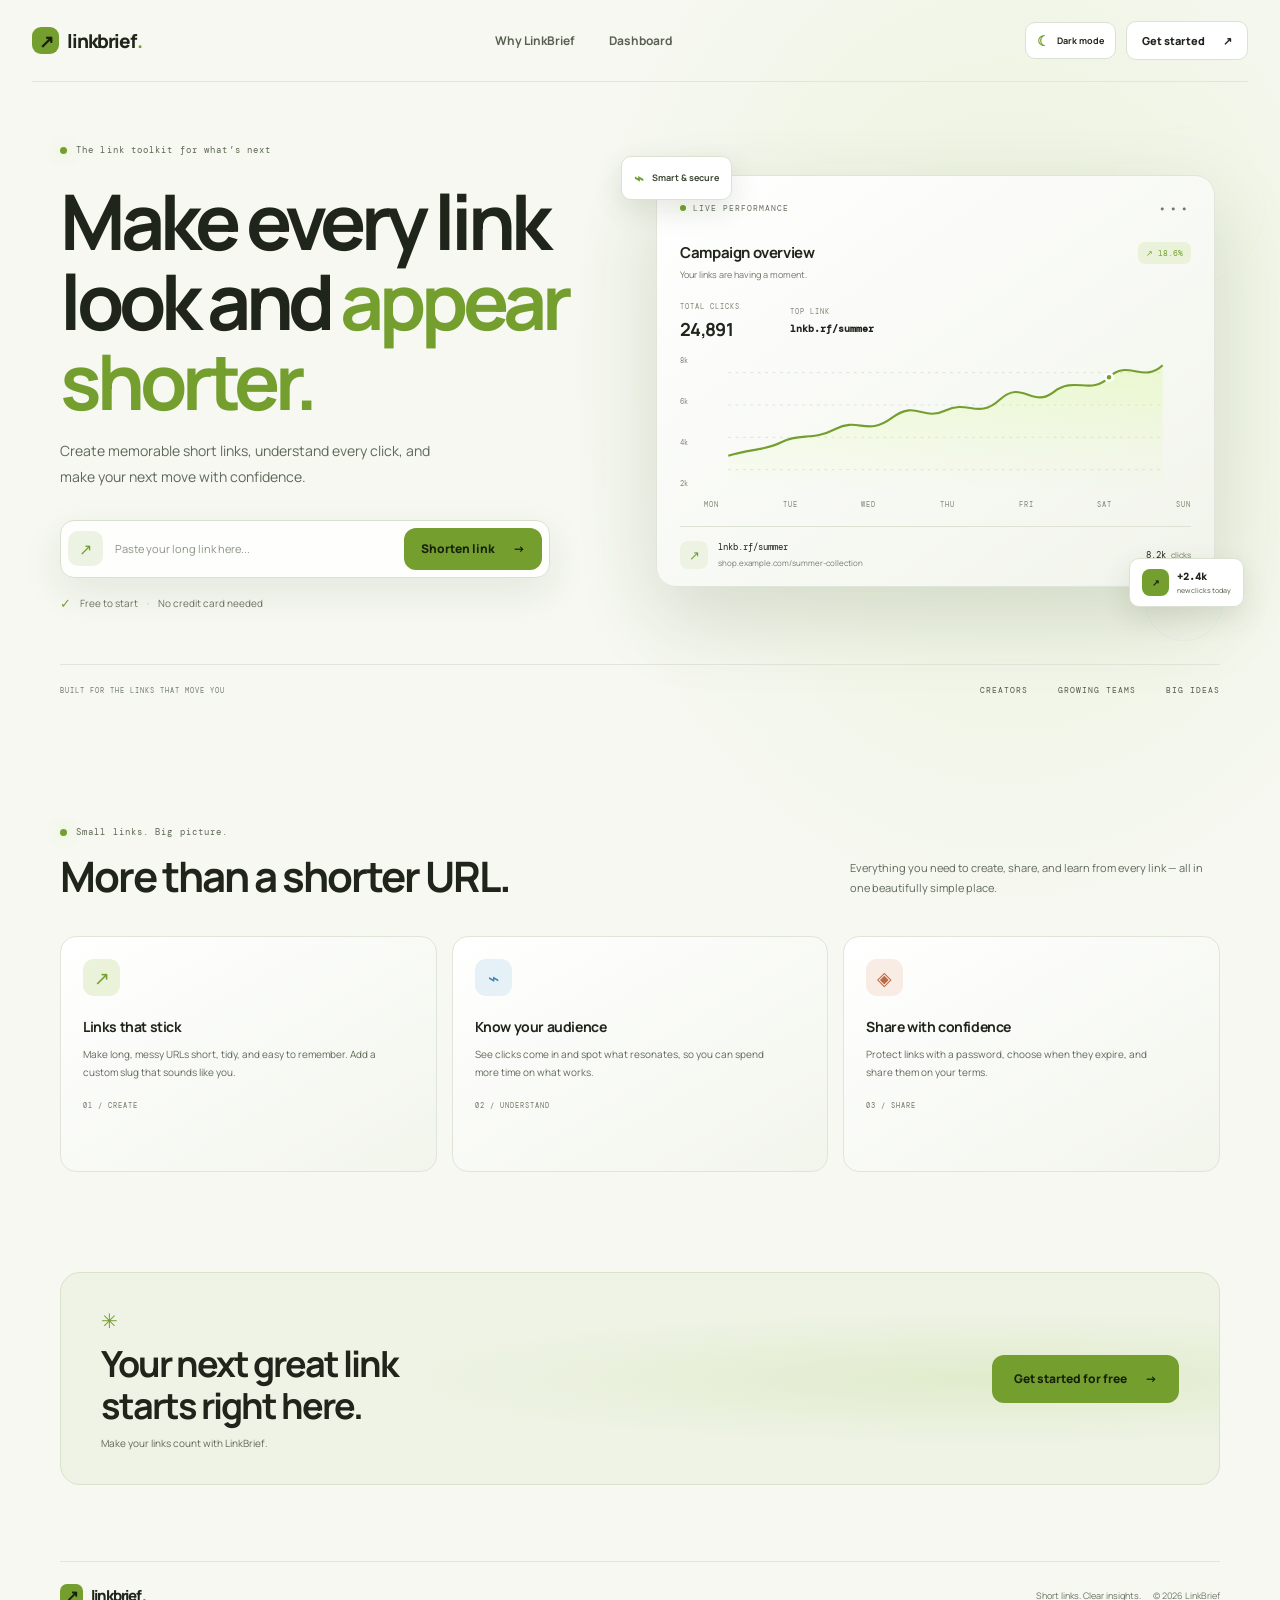
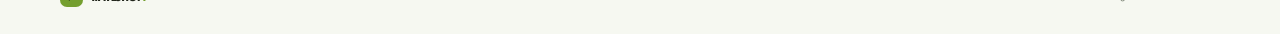
<file: frontend/index.html>
<!DOCTYPE html>
<html lang="en">
<head>
  <meta charset="UTF-8">
  <meta name="viewport" content="width=device-width, initial-scale=1.0">
  <meta name="theme-color" content="#10120f">
  <meta name="description" content="Create shorter links, track every click, and turn your audience into actionable insights with LinkBrief.">
  <title>LinkBrief — Short links. Clear insights.</title>
  <script>
    try {
      const savedTheme = localStorage.getItem('lb_theme');
      const prefersLight = window.matchMedia('(prefers-color-scheme: light)').matches;
      document.documentElement.dataset.theme = savedTheme || (prefersLight ? 'light' : 'dark');
    } catch (error) {
      document.documentElement.dataset.theme = 'dark';
    }
  </script>
  <link rel="preconnect" href="https://fonts.googleapis.com">
  <link rel="preconnect" href="https://fonts.gstatic.com" crossorigin>
  <link href="https://fonts.googleapis.com/css2?family=DM+Mono:wght@400;500&family=Manrope:wght@400;500;600;700;800&display=swap" rel="stylesheet">
  <link rel="stylesheet" href="style.css">
</head>
<body class="site-body">
  <header class="site-header">
    <a class="brand" href="index.html" aria-label="LinkBrief home"><span class="brand-mark">↗</span>linkbrief<span class="brand-period">.</span></a>
    <nav class="site-nav" aria-label="Main navigation">
      <a href="#features">Why LinkBrief</a>
      <a href="login.html">Dashboard</a>
    </nav>
    <div class="header-actions">
      <button id="themeToggle" class="theme-toggle" type="button" aria-pressed="false"><span id="themeIcon" aria-hidden="true">☼</span><span id="themeLabel">Light mode</span></button>
      <a class="button button-small button-dark header-cta" href="login.html">Get started <span aria-hidden="true">↗</span></a>
    </div>
  </header>
  <main>
    <section class="hero section-shell">
      <div class="hero-copy">
        <div class="eyebrow"><span class="eyebrow-dot"></span> The link toolkit for what’s next</div>
        <h1>Make every link<br>look and <span class="headline-highlight">appear shorter.</span></h1>
        <p class="hero-description">Create memorable short links, understand every click, and make your next move with confidence.</p>
        <form class="hero-form" id="heroForm">
          <span class="url-icon" aria-hidden="true">↗</span>
          <label class="visually-hidden" for="heroUrl">Paste a long URL</label>
          <input id="heroUrl" type="url" placeholder="Paste your long link here..." autocomplete="url">
          <button class="button button-primary" id="heroBtn" type="submit">Shorten link <span aria-hidden="true">→</span></button>
        </form>
        <div id="heroResult" class="hero-result" hidden aria-live="polite"></div>
        <div class="hero-footnote"><span class="check-icon">✓</span> Free to start <span class="footnote-divider">·</span> No credit card needed</div>
      </div>
      <div class="hero-visual" aria-label="Link analytics preview">
        <div class="visual-orbit orbit-one"></div>
        <div class="visual-orbit orbit-two"></div>
        <div class="preview-card">
          <div class="preview-topline"><span class="preview-label"><span class="live-dot"></span> LIVE PERFORMANCE</span><span class="preview-menu">•••</span></div>
          <div class="preview-title-row"><div><div class="preview-title">Campaign overview</div><div class="preview-subtitle">Your links are having a moment.</div></div><span class="trend-pill">↗ 18.6%</span></div>
          <div class="preview-metrics"><div><span class="metric-label">TOTAL CLICKS</span><strong>24,891</strong></div><div><span class="metric-label">TOP LINK</span><strong class="metric-link">lnkb.rf/summer</strong></div></div>
          <div class="chart-wrap">
            <div class="chart-y-labels"><span>8k</span><span>6k</span><span>4k</span><span>2k</span></div>
            <svg class="chart-svg" viewBox="0 0 470 145" role="img" aria-label="Clicks trending upwards over the last seven days">
              <defs><linearGradient id="chartFill" x1="0" x2="0" y1="0" y2="1"><stop offset="0%" stop-color="#c8fa67" stop-opacity=".25"/><stop offset="100%" stop-color="#c8fa67" stop-opacity="0"/></linearGradient></defs>
              <path class="chart-grid" d="M0 18H470M0 53H470M0 88H470M0 123H470"/>
              <path class="chart-area" d="M0 108 C25 100 38 103 58 93 S91 92 116 79 S150 87 177 67 S210 71 235 59 S270 69 294 47 S329 57 352 39 S392 43 412 23 S449 30 470 10 V145H0Z"/>
              <path class="chart-line" d="M0 108 C25 100 38 103 58 93 S91 92 116 79 S150 87 177 67 S210 71 235 59 S270 69 294 47 S329 57 352 39 S392 43 412 23 S449 30 470 10"/>
              <circle class="chart-point" cx="412" cy="23" r="4"/>
            </svg>
          </div>
          <div class="chart-x-labels"><span>MON</span><span>TUE</span><span>WED</span><span>THU</span><span>FRI</span><span>SAT</span><span>SUN</span></div>
          <div class="preview-link"><span class="link-mini-icon">↗</span><div><strong>lnkb.rf/summer</strong><span>shop.example.com/summer-collection</span></div><span class="preview-clicks">8.2k <small>clicks</small></span></div>
        </div>
        <div class="floating-tag tag-secure"><span>⌁</span> Smart &amp; secure</div>
        <div class="floating-tag tag-clicks"><span class="tag-icon">↗</span><div><strong>+2.4k</strong><small>new clicks today</small></div></div>
      </div>
      <div class="hero-bottom"><span>BUILT FOR THE LINKS THAT MOVE YOU</span><div><span>CREATORS</span><span>GROWING TEAMS</span><span>BIG IDEAS</span></div></div>
    </section>
    <section class="features section-shell" id="features">
      <div class="section-intro"><div><div class="eyebrow"><span class="eyebrow-dot"></span> Small links. Big picture.</div><h2>More than a shorter URL.</h2></div><p>Everything you need to create, share, and learn from every link — all in one beautifully simple place.</p></div>
      <div class="feature-grid">
        <article class="feature-card"><span class="feature-icon icon-lime">↗</span><h3>Links that stick</h3><p>Make long, messy URLs short, tidy, and easy to remember. Add a custom slug that sounds like you.</p><span class="feature-number">01 / CREATE</span></article>
        <article class="feature-card"><span class="feature-icon icon-blue">⌁</span><h3>Know your audience</h3><p>See clicks come in and spot what resonates, so you can spend more time on what works.</p><span class="feature-number">02 / UNDERSTAND</span></article>
        <article class="feature-card"><span class="feature-icon icon-peach">◈</span><h3>Share with confidence</h3><p>Protect links with a password, choose when they expire, and share them on your terms.</p><span class="feature-number">03 / SHARE</span></article>
      </div>
    </section>
    <section class="closing section-shell"><div><span class="closing-spark">✳</span><h2>Your next great link<br>starts right here.</h2><p>Make your links count with LinkBrief.</p></div><a href="login.html" class="button button-primary">Get started for free <span aria-hidden="true">→</span></a></section>
  </main>
  <footer class="site-footer section-shell"><a class="brand" href="index.html"><span class="brand-mark">↗</span>linkbrief<span class="brand-period">.</span></a><span>Short links. Clear insights. <span class="footer-copyright">© 2026 LinkBrief</span></span></footer>
  <div id="toasts" class="toast-stack" aria-live="polite"></div>
  <script src="config.js"></script>
  <script src="app.js"></script>
  <script>
    const themeToggle = document.getElementById('themeToggle');
    const themeLabel = document.getElementById('themeLabel');
    const themeIcon = document.getElementById('themeIcon');
    function setTheme(theme) {
      document.documentElement.dataset.theme = theme;
      const isLight = theme === 'light';
      themeToggle.setAttribute('aria-pressed', String(isLight));
      themeToggle.setAttribute('aria-label', `Switch to ${isLight ? 'dark' : 'light'} mode`);
      themeLabel.textContent = `${isLight ? 'Dark' : 'Light'} mode`;
      themeIcon.textContent = isLight ? '☾' : '☼';
      document.querySelector('meta[name="theme-color"]').content = isLight ? '#f6f8f1' : '#10120f';
      try {
        localStorage.setItem('lb_theme', theme);
      } catch (error) {
        toast('Theme preference could not be saved', 'error');
      }
    }
    setTheme(document.documentElement.dataset.theme || 'dark');
    themeToggle.addEventListener('click', () => {
      setTheme(document.documentElement.dataset.theme === 'light' ? 'dark' : 'light');
    });
    const heroForm = document.getElementById('heroForm');
    const heroInput = document.getElementById('heroUrl');
    const heroButton = document.getElementById('heroBtn');
    const heroResult = document.getElementById('heroResult');
    heroForm.addEventListener('submit', async event => {
      event.preventDefault();
      const value = heroInput.value.trim();
      if (!value) return toast('Paste a link to get started', 'error');
      if (!/^https?:\/\//i.test(value)) return toast('Use a link that starts with http:// or https://', 'error');
      heroButton.disabled = true;
      heroButton.textContent = 'Shortening…';
      heroResult.hidden = true;
      try {
        const response = await api('create', { longUrl: value });
        if (!response.success || !response.slug) {
          toast(response.error || 'Could not shorten this link', 'error');
          return;
        }
        const shortUrl = `${API}/?s=${encodeURIComponent(response.slug)}`;
        const link = document.createElement('a');
        link.className = 'hero-result-link';
        link.href = shortUrl;
        link.target = '_blank';
        link.rel = 'noopener noreferrer';
        link.textContent = shortUrl;
        const copyButton = document.createElement('button');
        copyButton.className = 'hero-result-copy';
        copyButton.type = 'button';
        copyButton.textContent = 'Copy link';
        copyButton.addEventListener('click', async () => {
          try {
            await copyText(shortUrl);
          } catch (error) {
            toast('Could not copy the link', 'error');
          }
        });
        const resultIcon = document.createElement('span');
        resultIcon.className = 'hero-result-icon';
        resultIcon.textContent = '✓';
        resultIcon.setAttribute('aria-hidden', 'true');
        const resultCopy = document.createElement('div');
        resultCopy.className = 'hero-result-copy-block';
        const resultTitle = document.createElement('strong');
        resultTitle.textContent = 'Your short link is ready';
        resultCopy.append(resultTitle, link);
        heroResult.replaceChildren(resultIcon, resultCopy, copyButton);
        heroResult.hidden = false;
        toast('Your link is ready to share');
      } catch (error) {
        toast(error.message || 'Could not shorten this link', 'error');
      } finally {
        heroButton.disabled = false;
        heroButton.innerHTML = 'Shorten link <span aria-hidden="true">→</span>';
      }
    });
  </script>
</body>
</html>
</file>
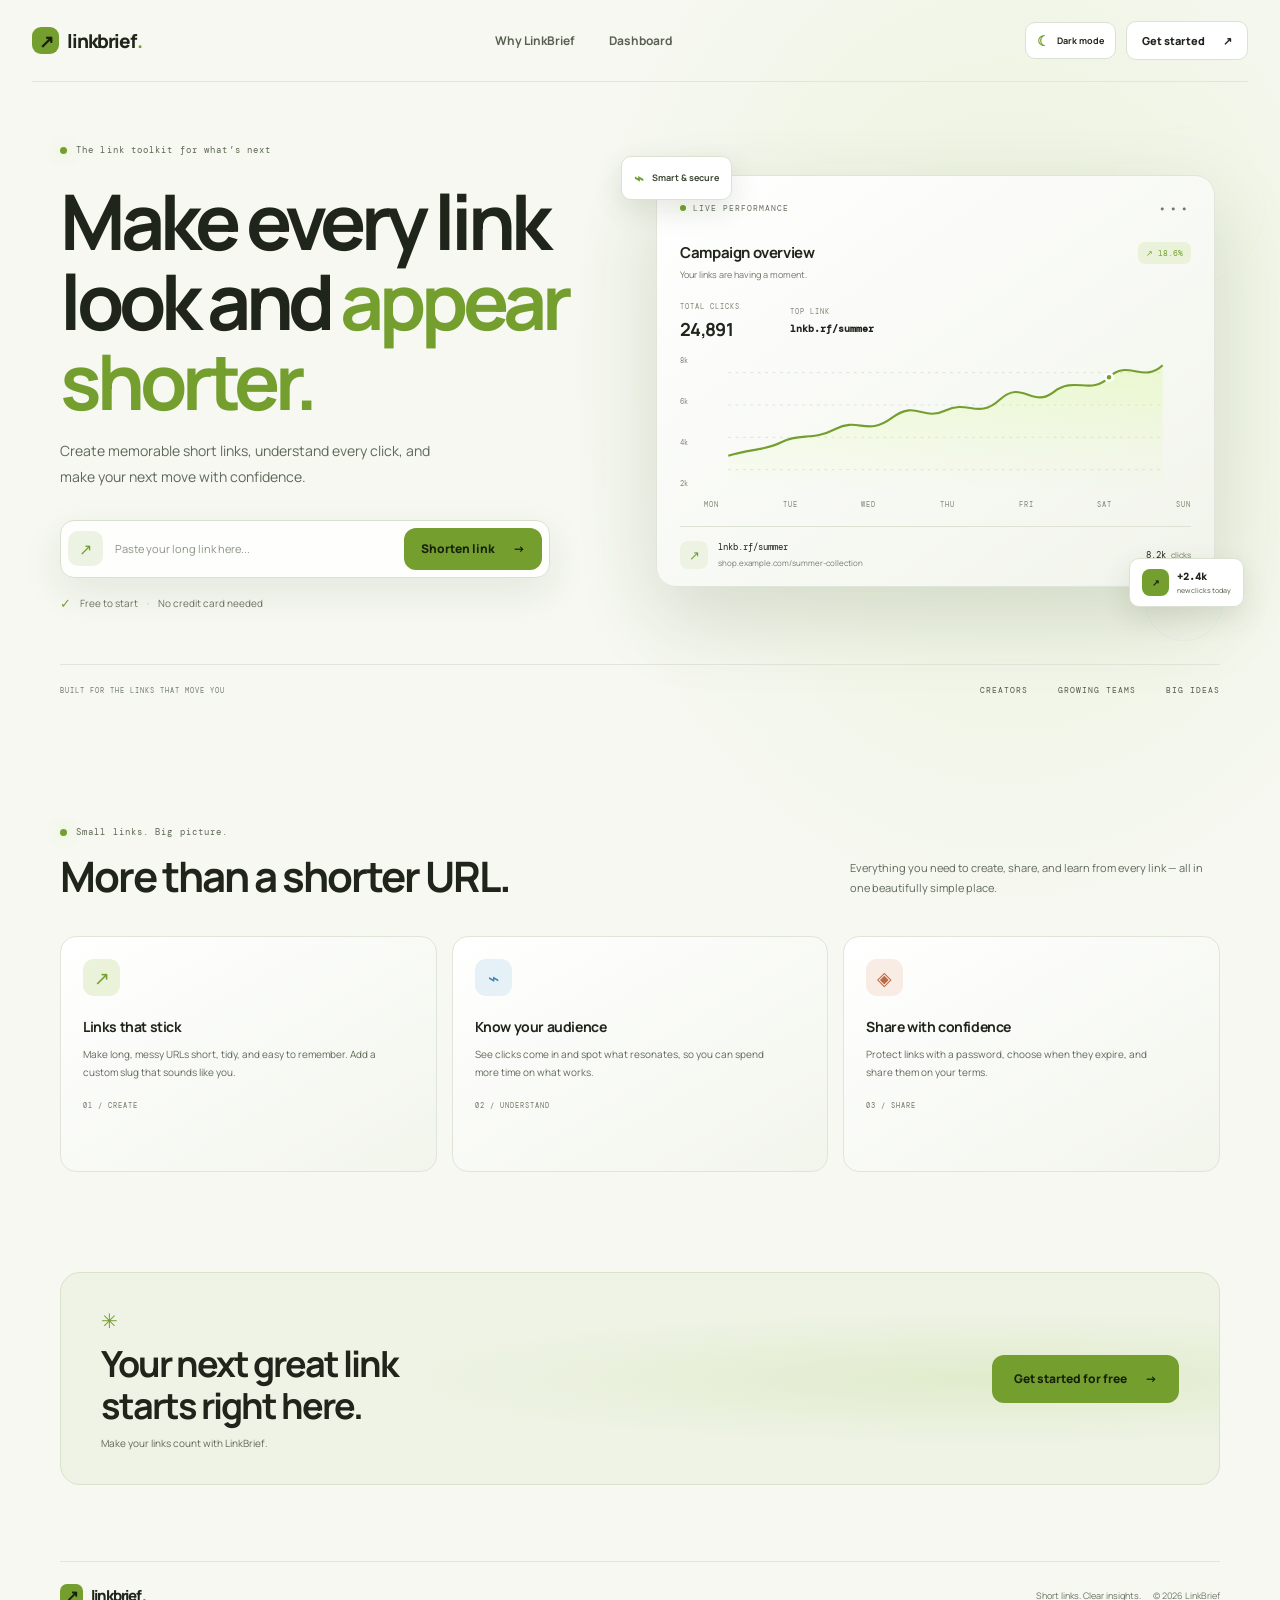
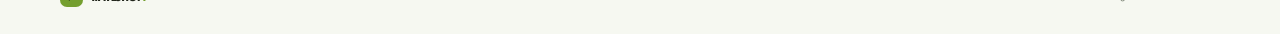
<file: Linkbrief/web/index.html>
<!DOCTYPE html>
<html lang="en">
<head>
  <meta charset="UTF-8">
  <meta name="viewport" content="width=device-width, initial-scale=1.0">
  <meta name="theme-color" content="#10120f">
  <meta name="description" content="Create shorter links, track every click, and turn your audience into actionable insights with LinkBrief.">
  <title>LinkBrief — Short links. Clear insights.</title>
  <script>
    try {
      const savedTheme = localStorage.getItem('lb_theme');
      const prefersLight = window.matchMedia('(prefers-color-scheme: light)').matches;
      document.documentElement.dataset.theme = savedTheme || (prefersLight ? 'light' : 'dark');
    } catch (error) {
      document.documentElement.dataset.theme = 'dark';
    }
  </script>
  <link rel="preconnect" href="https://fonts.googleapis.com">
  <link rel="preconnect" href="https://fonts.gstatic.com" crossorigin>
  <link href="https://fonts.googleapis.com/css2?family=DM+Mono:wght@400;500&family=Manrope:wght@400;500;600;700;800&display=swap" rel="stylesheet">
  <link rel="stylesheet" href="style.css">
</head>
<body class="site-body">
  <header class="site-header">
    <a class="brand" href="index.html" aria-label="LinkBrief home"><span class="brand-mark">↗</span>linkbrief<span class="brand-period">.</span></a>
    <nav class="site-nav" aria-label="Main navigation">
      <a href="#features">Why LinkBrief</a>
      <a href="login.html">Dashboard</a>
    </nav>
    <div class="header-actions">
      <button id="themeToggle" class="theme-toggle" type="button" aria-pressed="false"><span id="themeIcon" aria-hidden="true">☼</span><span id="themeLabel">Light mode</span></button>
      <a class="button button-small button-dark header-cta" href="login.html">Get started <span aria-hidden="true">↗</span></a>
    </div>
  </header>

  <main>
    <section class="hero section-shell">
      <div class="hero-copy">
        <div class="eyebrow"><span class="eyebrow-dot"></span> The link toolkit for what’s next</div>
        <h1>Make every link<br>look and <span class="headline-highlight">appear shorter.</span></h1>
        <p class="hero-description">Create memorable short links, understand every click, and make your next move with confidence.</p>
        <form class="hero-form" id="heroForm">
          <span class="url-icon" aria-hidden="true">↗</span>
          <label class="visually-hidden" for="heroUrl">Paste a long URL</label>
          <input id="heroUrl" type="url" placeholder="Paste your long link here..." autocomplete="url">
          <button class="button button-primary" id="heroBtn" type="submit">Shorten link <span aria-hidden="true">→</span></button>
        </form>
        <div id="heroResult" class="hero-result" hidden aria-live="polite"></div>
        <div class="hero-footnote"><span class="check-icon">✓</span> Free to start <span class="footnote-divider">·</span> No credit card needed</div>
      </div>

      <div class="hero-visual" aria-label="Link analytics preview">
        <div class="visual-orbit orbit-one"></div>
        <div class="visual-orbit orbit-two"></div>
        <div class="preview-card">
          <div class="preview-topline"><span class="preview-label"><span class="live-dot"></span> LIVE PERFORMANCE</span><span class="preview-menu">•••</span></div>
          <div class="preview-title-row"><div><div class="preview-title">Campaign overview</div><div class="preview-subtitle">Your links are having a moment.</div></div><span class="trend-pill">↗ 18.6%</span></div>
          <div class="preview-metrics"><div><span class="metric-label">TOTAL CLICKS</span><strong>24,891</strong></div><div><span class="metric-label">TOP LINK</span><strong class="metric-link">lnkb.rf/summer</strong></div></div>
          <div class="chart-wrap">
            <div class="chart-y-labels"><span>8k</span><span>6k</span><span>4k</span><span>2k</span></div>
            <svg class="chart-svg" viewBox="0 0 470 145" role="img" aria-label="Clicks trending upwards over the last seven days">
              <defs><linearGradient id="chartFill" x1="0" x2="0" y1="0" y2="1"><stop offset="0%" stop-color="#c8fa67" stop-opacity=".25"/><stop offset="100%" stop-color="#c8fa67" stop-opacity="0"/></linearGradient></defs>
              <path class="chart-grid" d="M0 18H470M0 53H470M0 88H470M0 123H470"/>
              <path class="chart-area" d="M0 108 C25 100 38 103 58 93 S91 92 116 79 S150 87 177 67 S210 71 235 59 S270 69 294 47 S329 57 352 39 S392 43 412 23 S449 30 470 10 V145H0Z"/>
              <path class="chart-line" d="M0 108 C25 100 38 103 58 93 S91 92 116 79 S150 87 177 67 S210 71 235 59 S270 69 294 47 S329 57 352 39 S392 43 412 23 S449 30 470 10"/>
              <circle class="chart-point" cx="412" cy="23" r="4"/>
            </svg>
          </div>
          <div class="chart-x-labels"><span>MON</span><span>TUE</span><span>WED</span><span>THU</span><span>FRI</span><span>SAT</span><span>SUN</span></div>
          <div class="preview-link"><span class="link-mini-icon">↗</span><div><strong>lnkb.rf/summer</strong><span>shop.example.com/summer-collection</span></div><span class="preview-clicks">8.2k <small>clicks</small></span></div>
        </div>
        <div class="floating-tag tag-secure"><span>⌁</span> Smart &amp; secure</div>
        <div class="floating-tag tag-clicks"><span class="tag-icon">↗</span><div><strong>+2.4k</strong><small>new clicks today</small></div></div>
      </div>
      <div class="hero-bottom"><span>BUILT FOR THE LINKS THAT MOVE YOU</span><div><span>CREATORS</span><span>GROWING TEAMS</span><span>BIG IDEAS</span></div></div>
    </section>

    <section class="features section-shell" id="features">
      <div class="section-intro"><div><div class="eyebrow"><span class="eyebrow-dot"></span> Small links. Big picture.</div><h2>More than a shorter URL.</h2></div><p>Everything you need to create, share, and learn from every link — all in one beautifully simple place.</p></div>
      <div class="feature-grid">
        <article class="feature-card"><span class="feature-icon icon-lime">↗</span><h3>Links that stick</h3><p>Make long, messy URLs short, tidy, and easy to remember. Add a custom slug that sounds like you.</p><span class="feature-number">01 / CREATE</span></article>
        <article class="feature-card"><span class="feature-icon icon-blue">⌁</span><h3>Know your audience</h3><p>See clicks come in and spot what resonates, so you can spend more time on what works.</p><span class="feature-number">02 / UNDERSTAND</span></article>
        <article class="feature-card"><span class="feature-icon icon-peach">◈</span><h3>Share with confidence</h3><p>Protect links with a password, choose when they expire, and share them on your terms.</p><span class="feature-number">03 / SHARE</span></article>
      </div>
    </section>

    <section class="closing section-shell"><div><span class="closing-spark">✳</span><h2>Your next great link<br>starts right here.</h2><p>Make your links count with LinkBrief.</p></div><a href="login.html" class="button button-primary">Get started for free <span aria-hidden="true">→</span></a></section>
  </main>

  <footer class="site-footer section-shell"><a class="brand" href="index.html"><span class="brand-mark">↗</span>linkbrief<span class="brand-period">.</span></a><span>Short links. Clear insights. <span class="footer-copyright">© 2026 LinkBrief</span></span></footer>
  <div id="toasts" class="toast-stack" aria-live="polite"></div>
  <script src="app.js"></script>
  <script>
    const themeToggle = document.getElementById('themeToggle');
    const themeLabel = document.getElementById('themeLabel');
    const themeIcon = document.getElementById('themeIcon');
    function setTheme(theme) {
      document.documentElement.dataset.theme = theme;
      const isLight = theme === 'light';
      themeToggle.setAttribute('aria-pressed', String(isLight));
      themeToggle.setAttribute('aria-label', `Switch to ${isLight ? 'dark' : 'light'} mode`);
      themeLabel.textContent = `${isLight ? 'Dark' : 'Light'} mode`;
      themeIcon.textContent = isLight ? '☾' : '☼';
      document.querySelector('meta[name="theme-color"]').content = isLight ? '#f6f8f1' : '#10120f';
      try {
        localStorage.setItem('lb_theme', theme);
      } catch (error) {
        toast('Theme preference could not be saved', 'error');
      }
    }
    setTheme(document.documentElement.dataset.theme || 'dark');
    themeToggle.addEventListener('click', () => {
      setTheme(document.documentElement.dataset.theme === 'light' ? 'dark' : 'light');
    });

    const heroForm = document.getElementById('heroForm');
    const heroInput = document.getElementById('heroUrl');
    const heroButton = document.getElementById('heroBtn');
    const heroResult = document.getElementById('heroResult');

    heroForm.addEventListener('submit', async event => {
      event.preventDefault();
      const value = heroInput.value.trim();
      if (!value) return toast('Paste a link to get started', 'error');
      if (!/^https?:\/\//i.test(value)) return toast('Use a link that starts with http:// or https://', 'error');

      heroButton.disabled = true;
      heroButton.textContent = 'Shortening…';
      heroResult.hidden = true;
      try {
        const response = await api('create', { longUrl: value });
        if (!response.success || !response.slug) {
          toast(response.error || 'Could not shorten this link', 'error');
          return;
        }

        const shortUrl = `${API}/?s=${encodeURIComponent(response.slug)}`;
        const link = document.createElement('a');
        link.className = 'hero-result-link';
        link.href = shortUrl;
        link.target = '_blank';
        link.rel = 'noopener noreferrer';
        link.textContent = shortUrl;

        const copyButton = document.createElement('button');
        copyButton.className = 'hero-result-copy';
        copyButton.type = 'button';
        copyButton.textContent = 'Copy link';
        copyButton.addEventListener('click', async () => {
          try {
            await copyText(shortUrl);
          } catch (error) {
            toast('Could not copy the link', 'error');
          }
        });

        const resultIcon = document.createElement('span');
        resultIcon.className = 'hero-result-icon';
        resultIcon.textContent = '✓';
        resultIcon.setAttribute('aria-hidden', 'true');
        const resultCopy = document.createElement('div');
        resultCopy.className = 'hero-result-copy-block';
        const resultTitle = document.createElement('strong');
        resultTitle.textContent = 'Your short link is ready';
        resultCopy.append(resultTitle, link);
        heroResult.replaceChildren(resultIcon, resultCopy, copyButton);
        heroResult.hidden = false;
        toast('Your link is ready to share');
      } catch (error) {
        toast(error.message || 'Could not shorten this link', 'error');
      } finally {
        heroButton.disabled = false;
        heroButton.innerHTML = 'Shorten link <span aria-hidden="true">→</span>';
      }
    });
  </script>
</body>
</html>
</file>
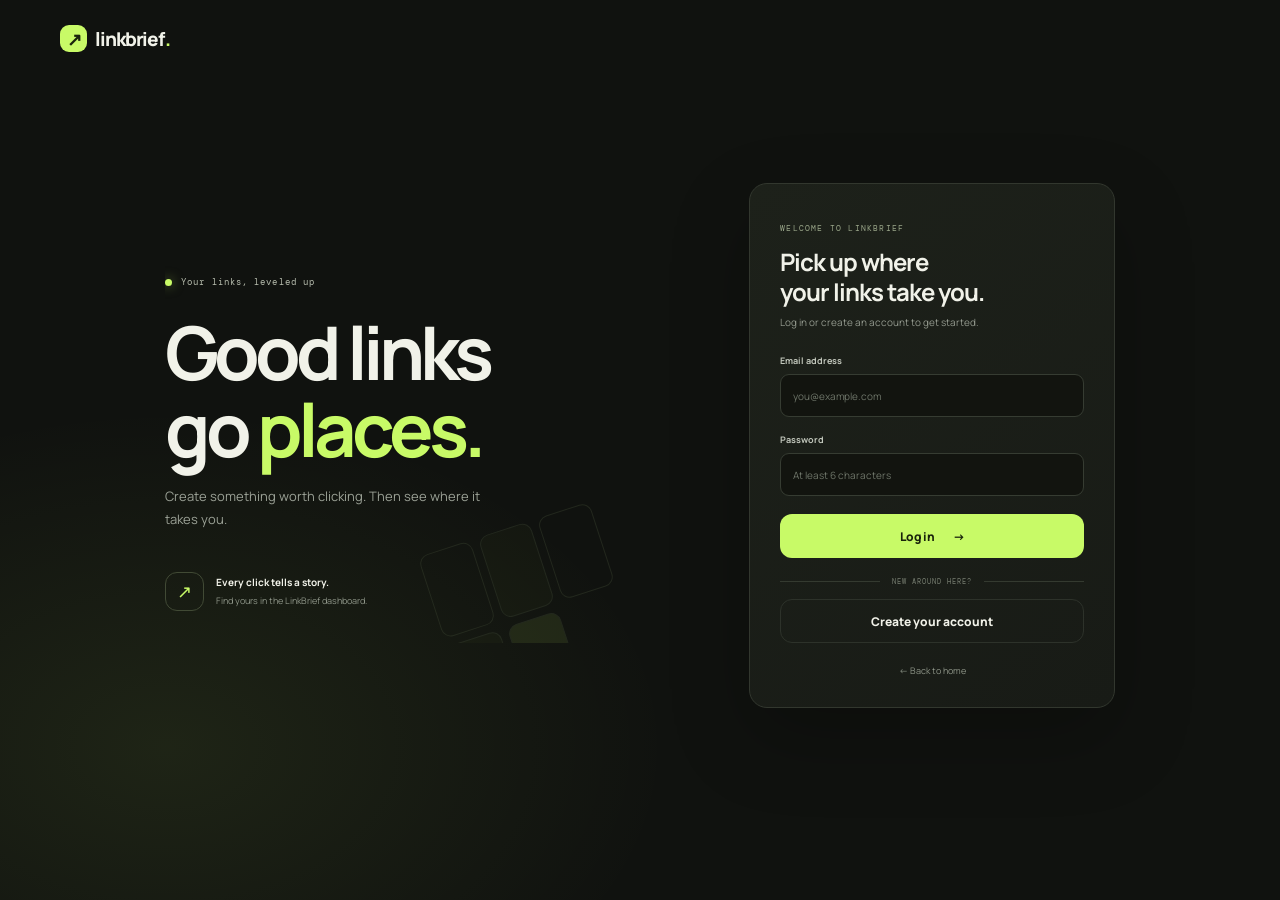
<file: frontend/login.html>
<!DOCTYPE html>
<html lang="en">
<head>
  <meta charset="UTF-8">
  <meta name="viewport" content="width=device-width, initial-scale=1.0">
  <meta name="theme-color" content="#10120f">
  <title>Welcome to LinkBrief</title>
  <link rel="preconnect" href="https://fonts.googleapis.com">
  <link rel="preconnect" href="https://fonts.gstatic.com" crossorigin>
  <link href="https://fonts.googleapis.com/css2?family=DM+Mono:wght@400;500&family=Manrope:wght@400;500;600;700;800&display=swap" rel="stylesheet">
  <link rel="stylesheet" href="style.css">
</head>
<body class="auth-body">
  <a class="brand auth-brand" href="index.html"><span class="brand-mark">↗</span>linkbrief<span class="brand-period">.</span></a>
  <main class="auth-layout">
    <section class="auth-story">
      <div class="eyebrow"><span class="eyebrow-dot"></span> Your links, leveled up</div>
      <h1>Good links<br>go <span class="headline-highlight">places.</span></h1>
      <p>Create something worth clicking. Then see where it takes you.</p>
      <div class="auth-story-stat"><span class="auth-stat-mark">↗</span><div><strong>Every click tells a story.</strong><span>Find yours in the LinkBrief dashboard.</span></div></div>
      <div class="auth-decoration" aria-hidden="true"><span></span><span></span><span></span><span></span><span></span></div>
    </section>
    <section class="auth-card">
      <div class="auth-card-heading"><span class="auth-kicker">WELCOME TO LINKBRIEF</span><h2>Pick up where<br>your links take you.</h2><p>Log in or create an account to get started.</p></div>
      <label class="field-label" for="email">Email address</label>
      <input id="email" type="email" placeholder="you@example.com" autocomplete="email" class="form-input">
      <label class="field-label password-label" for="password">Password</label>
      <input id="password" type="password" placeholder="At least 6 characters" autocomplete="current-password" class="form-input">
      <button id="loginBtn" class="button button-primary auth-submit" type="button">Log in <span aria-hidden="true">→</span></button>
      <div class="auth-separator"><span>NEW AROUND HERE?</span></div>
      <button id="registerBtn" class="button button-outline auth-submit" type="button">Create your account</button>
      <p class="auth-back"><a href="index.html">← Back to home</a></p>
    </section>
  </main>
  <div id="toasts" class="toast-stack" aria-live="polite"></div>
  <script src="config.js"></script>
  <script src="app.js"></script>
  <script>
    const emailInput = document.getElementById('email');
    const passwordInput = document.getElementById('password');
    const loginButton = document.getElementById('loginBtn');
    const registerButton = document.getElementById('registerBtn');
    async function submitAuth(action, button) {
      if (!emailInput.value.trim() || !emailInput.checkValidity()) {
        toast('Enter a valid email address', 'error');
        emailInput.focus();
        return;
      }
      if (passwordInput.value.length < 6) {
        toast('Your password must be at least 6 characters', 'error');
        passwordInput.focus();
        return;
      }
      button.disabled = true;
      try {
        const response = await api(action, { email: emailInput.value.trim(), password: passwordInput.value });
        if (response.error) {
          toast(response.error, 'error');
        } else if (action === 'login' && response.success) {
          location.href = 'dashboard.html';
        } else if (response.success) {
          toast('Account created. You can now log in.');
          passwordInput.value = '';
        }
      } catch (error) {
        toast(error.message || 'Could not reach the server. Please try again.', 'error');
      } finally {
        button.disabled = false;
      }
    }
    loginButton.addEventListener('click', () => submitAuth('login', loginButton));
    registerButton.addEventListener('click', () => submitAuth('register', registerButton));
    passwordInput.addEventListener('keydown', event => {
      if (event.key === 'Enter') submitAuth('login', loginButton);
    });
    const pendingUrl = localStorage.getItem('lb_pendingUrl');
    if (pendingUrl) {
      localStorage.removeItem('lb_pendingUrl');
      sessionStorage.setItem('lb_pendingUrl', pendingUrl);
    }
  </script>
</body>
</html>
</file>
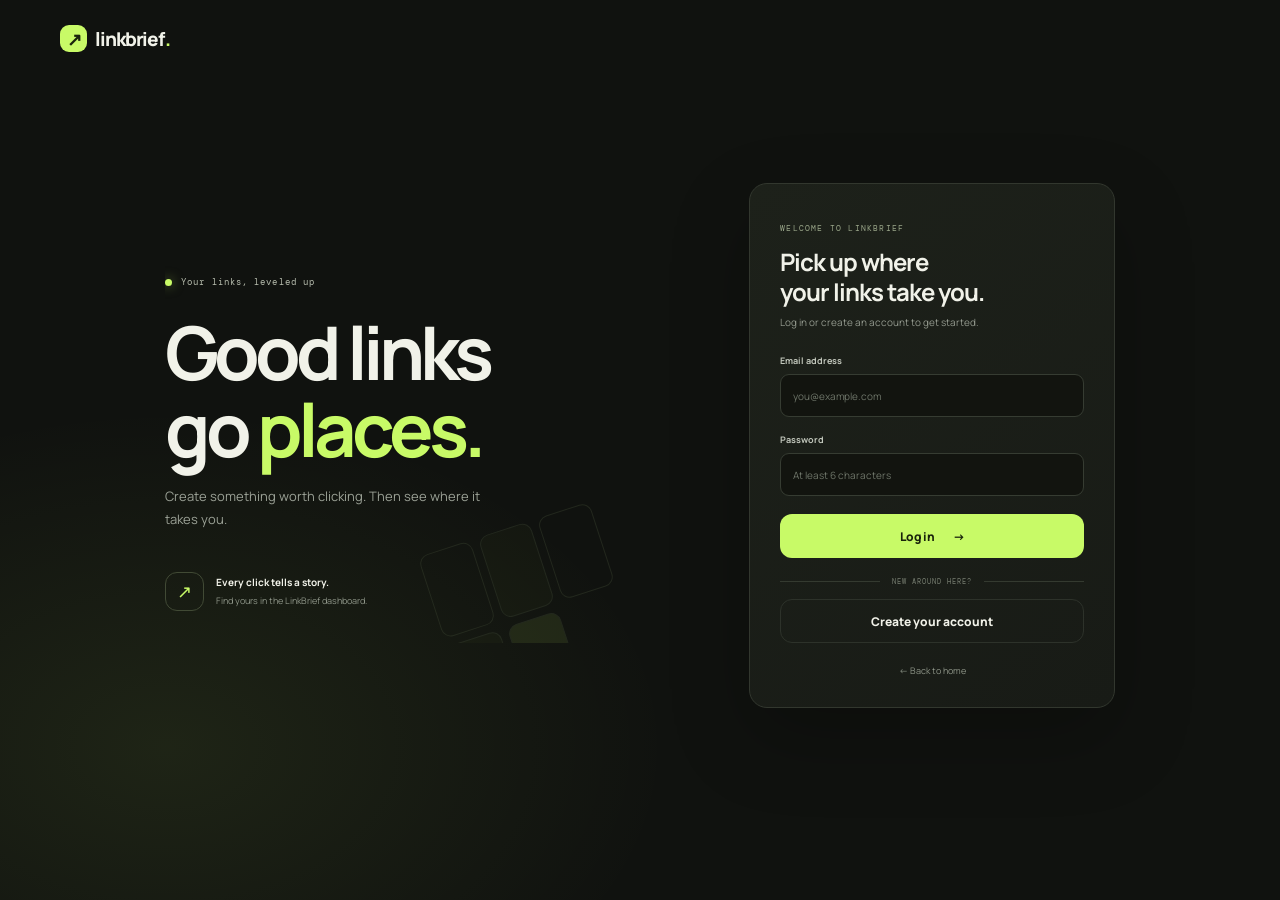
<file: Linkbrief/web/login.html>
<!DOCTYPE html>
<html lang="en">
<head>
  <meta charset="UTF-8">
  <meta name="viewport" content="width=device-width, initial-scale=1.0">
  <meta name="theme-color" content="#10120f">
  <title>Welcome to LinkBrief</title>
  <link rel="preconnect" href="https://fonts.googleapis.com">
  <link rel="preconnect" href="https://fonts.gstatic.com" crossorigin>
  <link href="https://fonts.googleapis.com/css2?family=DM+Mono:wght@400;500&family=Manrope:wght@400;500;600;700;800&display=swap" rel="stylesheet">
  <link rel="stylesheet" href="style.css">
</head>
<body class="auth-body">
  <a class="brand auth-brand" href="index.html"><span class="brand-mark">↗</span>linkbrief<span class="brand-period">.</span></a>
  <main class="auth-layout">
    <section class="auth-story">
      <div class="eyebrow"><span class="eyebrow-dot"></span> Your links, leveled up</div>
      <h1>Good links<br>go <span class="headline-highlight">places.</span></h1>
      <p>Create something worth clicking. Then see where it takes you.</p>
      <div class="auth-story-stat"><span class="auth-stat-mark">↗</span><div><strong>Every click tells a story.</strong><span>Find yours in the LinkBrief dashboard.</span></div></div>
      <div class="auth-decoration" aria-hidden="true"><span></span><span></span><span></span><span></span><span></span></div>
    </section>
    <section class="auth-card">
      <div class="auth-card-heading"><span class="auth-kicker">WELCOME TO LINKBRIEF</span><h2>Pick up where<br>your links take you.</h2><p>Log in or create an account to get started.</p></div>
      <label class="field-label" for="email">Email address</label>
      <input id="email" type="email" placeholder="you@example.com" autocomplete="email" class="form-input">
      <label class="field-label password-label" for="password">Password</label>
      <input id="password" type="password" placeholder="At least 6 characters" autocomplete="current-password" class="form-input">
      <button id="loginBtn" class="button button-primary auth-submit" type="button">Log in <span aria-hidden="true">→</span></button>
      <div class="auth-separator"><span>NEW AROUND HERE?</span></div>
      <button id="registerBtn" class="button button-outline auth-submit" type="button">Create your account</button>
      <p class="auth-back"><a href="index.html">← Back to home</a></p>
    </section>
  </main>
  <div id="toasts" class="toast-stack" aria-live="polite"></div>
  <script src="app.js"></script>
  <script>
    const emailInput = document.getElementById('email');
    const passwordInput = document.getElementById('password');
    const loginButton = document.getElementById('loginBtn');
    const registerButton = document.getElementById('registerBtn');
    async function submitAuth(action, button) {
      if (!emailInput.value.trim() || !emailInput.checkValidity()) {
        toast('Enter a valid email address', 'error');
        emailInput.focus();
        return;
      }
      if (passwordInput.value.length < 6) {
        toast('Your password must be at least 6 characters', 'error');
        passwordInput.focus();
        return;
      }

      button.disabled = true;
      try {
        const response = await api(action, { email: emailInput.value.trim(), password: passwordInput.value });
        if (response.error) {
          toast(response.error, 'error');
        } else if (action === 'login' && response.success) {
          location.href = 'dashboard.html';
        } else if (response.success) {
          toast('Account created. You can now log in.');
          passwordInput.value = '';
        }
      } catch (error) {
        toast(error.message || 'Could not reach the server. Please try again.', 'error');
      } finally {
        button.disabled = false;
      }
    }
    loginButton.addEventListener('click', () => submitAuth('login', loginButton));
    registerButton.addEventListener('click', () => submitAuth('register', registerButton));
    passwordInput.addEventListener('keydown', event => {
      if (event.key === 'Enter') submitAuth('login', loginButton);
    });
    const pendingUrl = localStorage.getItem('lb_pendingUrl');
    if (pendingUrl) {
      localStorage.removeItem('lb_pendingUrl');
      sessionStorage.setItem('lb_pendingUrl', pendingUrl);
    }
  </script>
</body>
</html>
</file>
<file: frontend/style.css>
:root {
  color-scheme: dark;
  --page: #10120f;
  --border: #2d322a;
  --text: #f1f2e9;
  --lime: #c8fa67;
  --lime-ink: #19220b;
  --blue: #9bd8ff;
  --peach: #ffc6a7;
  --font: "Manrope", "Segoe UI", sans-serif;
  --mono: "DM Mono", Consolas, monospace;
}

* {
  box-sizing: border-box;
}

html {
  scroll-behavior: smooth;
}

body {
  margin: 0;
  background: var(--page);
  color: var(--text);
  font-family: var(--font);
  -webkit-font-smoothing: antialiased;
}

button, input {
  font: inherit;
}

button, a, input {
  -webkit-tap-highlight-color: transparent;
}

a {
  color: inherit;
  text-decoration: none;
}

button {
  color: inherit;
}

button:focus-visible, a:focus-visible, input:focus-visible {
  outline: 2px solid var(--lime);
  outline-offset: 3px;
}

input::placeholder {
  color: #6e7569;
  opacity: 1;
}

.site-body, .auth-body, .dashboard-body {
  min-height: 100vh;
}

.section-shell {
  width: min(1160px, calc(100% - 64px));
  margin-inline: auto;
}

.visually-hidden {
  position: absolute;
  width: 1px;
  height: 1px;
  padding: 0;
  margin: -1px;
  overflow: hidden;
  clip: rect(0, 0, 0, 0);
  white-space: nowrap;
  border: 0;
}

.brand {
  display: inline-flex;
  align-items: center;
  gap: 8px;
  font-size: 19px;
  font-weight: 800;
  letter-spacing: -1.1px;
  white-space: nowrap;
}

.brand-mark {
  display: grid;
  width: 27px;
  height: 27px;
  place-items: center;
  border-radius: 9px;
  background: var(--lime);
  color: var(--lime-ink);
  font-size: 18px;
  font-weight: 800;
}

.brand-period {
  margin-left: -7px;
  color: var(--lime);
}

.site-header {
  width: min(1320px, calc(100% - 64px));
  height: 82px;
  margin: auto;
  display: flex;
  align-items: center;
  justify-content: space-between;
  border-bottom: 1px solid rgba(255,255,255,.07);
}

.site-nav {
  display: flex;
  align-items: center;
  gap: 34px;
  color: #b4b9af;
  font-size: 12px;
  font-weight: 700;
}

.site-nav a:hover, .auth-back a:hover {
  color: var(--lime);
}

.header-actions {
  display: flex;
  align-items: center;
  gap: 10px;
}

.theme-toggle {
  display: inline-flex;
  min-height: 37px;
  align-items: center;
  gap: 7px;
  padding: 0 11px;
  border: 1px solid var(--border);
  border-radius: 10px;
  background: transparent;
  color: var(--text);
  cursor: pointer;
  font-size: 9px;
  font-weight: 700;
  transition: background .2s, border-color .2s;
}

.theme-toggle:hover {
  border-color: #667451;
  background: rgba(128,155,90,.1);
}

.theme-toggle > span:first-child {
  color: var(--lime);
  font-size: 14px;
}

.button {
  display: inline-flex;
  min-height: 48px;
  align-items: center;
  justify-content: center;
  gap: 18px;
  padding: 0 21px;
  border: 1px solid transparent;
  border-radius: 12px;
  cursor: pointer;
  font-size: 12px;
  font-weight: 800;
  transition: transform .2s, background .2s, border-color .2s;
}

.button:hover {
  transform: translateY(-2px);
}

.button-primary {
  background: var(--lime);
  color: var(--lime-ink);
}

.button-primary:hover {
  background: #d8ff91;
}

.button-dark {
  background: #20241e;
  border-color: #353a31;
  color: var(--text);
}

.button-dark:hover, .button-outline:hover {
  border-color: #59624e;
  background: #252a21;
}

.button-outline {
  background: transparent;
  border-color: var(--border);
  color: var(--text);
}

.button-small {
  min-height: 39px;
  padding-inline: 15px;
  border-radius: 10px;
  font-size: 11px;
}

.eyebrow {
  display: flex;
  align-items: center;
  gap: 9px;
  color: #b6bcad;
  font-family: var(--mono);
  font-size: 9px;
  letter-spacing: 1.1px;
}

.eyebrow-dot, .live-dot {
  width: 7px;
  height: 7px;
  border-radius: 50%;
  background: var(--lime);
  box-shadow: 0 0 12px rgba(200,250,103,.5);
}

.hero {
  position: relative;
  display: grid;
  grid-template-columns: 1fr 1.04fr;
  align-items: center;
  gap: 50px;
  min-height: 650px;
  padding-top: 54px;
  padding-bottom: 107px;
}

.hero-copy {
  position: relative;
  z-index: 1;
  padding-bottom: 5px;
}

.hero h1, .auth-story h1 {
  margin: 25px 0 17px;
  font-size: clamp(52px, 6vw, 78px);
  line-height: 1.04;
  letter-spacing: -5px;
  font-weight: 700;
}

.headline-highlight {
  color: var(--lime);
}

.hero-description {
  max-width: 390px;
  margin: 0;
  color: #a2a79c;
  font-size: 14px;
  line-height: 1.85;
}

.hero-form {
  display: flex;
  align-items: center;
  gap: 10px;
  max-width: 490px;
  margin-top: 30px;
  padding: 7px;
  border: 1px solid #353a31;
  border-radius: 14px;
  background: #191c17;
  box-shadow: 0 12px 45px rgba(0,0,0,.16);
}

.hero-form:focus-within {
  border-color: #748c50;
}

.url-icon {
  display: grid;
  width: 35px;
  height: 35px;
  flex: 0 0 auto;
  place-items: center;
  border-radius: 10px;
  background: #282d24;
  color: var(--lime);
}

.hero-form input {
  width: 100%;
  min-width: 0;
  border: 0;
  outline: 0;
  background: transparent;
  color: var(--text);
  font-size: 11px;
}

.hero-form input:focus-visible, .search-wrap input:focus-visible {
  outline: 0;
}

.hero-form .button {
  flex: 0 0 auto;
  min-height: 42px;
  padding-inline: 16px;
}

.hero-form .button:disabled {
  opacity: .7;
  cursor: wait;
  transform: none;
}

.hero-result {
  display: flex;
  max-width: 490px;
  align-items: center;
  gap: 11px;
  margin-top: 12px;
  padding: 12px;
  border: 1px solid #3a4930;
  border-radius: 12px;
  background: rgba(200,250,103,.07);
}

.hero-result[hidden], .result-card[hidden], .qr-result[hidden], .password-input[hidden] {
  display: none;
}

.hero-result-icon {
  display: grid;
  width: 29px;
  height: 29px;
  flex: 0 0 auto;
  place-items: center;
  border-radius: 9px;
  background: rgba(200,250,103,.16);
  color: var(--lime);
  font-size: 13px;
}

.hero-result-copy-block {
  display: grid;
  min-width: 0;
  gap: 4px;
}

.hero-result-copy-block strong {
  font-size: 9px;
}

.hero-result-link {
  overflow: hidden;
  color: var(--lime);
  font-family: var(--mono);
  font-size: 9px;
  text-overflow: ellipsis;
  white-space: nowrap;
}

.hero-result-link:hover {
  text-decoration: underline;
}

.hero-result-copy {
  min-height: 32px;
  flex: 0 0 auto;
  margin-left: auto;
  padding: 0 10px;
  border: 1px solid #424b38;
  border-radius: 8px;
  background: #252b20;
  color: var(--text);
  cursor: pointer;
  font-size: 8px;
  font-weight: 700;
}

.hero-result-copy:hover {
  border-color: var(--lime);
}

.hero-footnote {
  display: flex;
  align-items: center;
  gap: 9px;
  margin-top: 16px;
  color: #858b80;
  font-size: 10px;
}

.check-icon {
  color: var(--lime);
  font-size: 13px;
}

.footnote-divider {
  color: #52584e;
}

.hero-visual {
  position: relative;
  min-width: 0;
  padding: 20px 5px 20px 2px;
}

.preview-card {
  position: relative;
  z-index: 1;
  padding: 23px 23px 17px;
  border: 1px solid #34392f;
  border-radius: 20px;
  background: linear-gradient(145deg, #20241d 0%, #181b16 75%);
  box-shadow: 0 30px 80px rgba(0,0,0,.4);
}

.preview-topline, .preview-title-row, .preview-metrics, .preview-link {
  display: flex;
  align-items: center;
  justify-content: space-between;
}

.preview-label, .metric-label, .chart-x-labels, .hero-bottom, .feature-number, .panel-kicker, .sidebar-section-label, .auth-kicker {
  font-family: var(--mono);
  font-size: 8px;
  letter-spacing: 1px;
}

.preview-label {
  display: inline-flex;
  align-items: center;
  gap: 7px;
  color: #a4ab9b;
}

.live-dot {
  width: 6px;
  height: 6px;
}

.preview-menu {
  color: #777e71;
  font-size: 13px;
  letter-spacing: 2px;
}

.preview-title-row {
  align-items: flex-start;
  margin-top: 25px;
}

.preview-title {
  font-size: 15px;
  font-weight: 700;
  letter-spacing: -.4px;
}

.preview-subtitle {
  margin-top: 5px;
  color: #8d9488;
  font-size: 9px;
}

.trend-pill {
  padding: 6px 8px;
  border-radius: 7px;
  background: rgba(200,250,103,.12);
  color: var(--lime);
  font-family: var(--mono);
  font-size: 8px;
}

.preview-metrics {
  justify-content: flex-start;
  gap: 50px;
  margin-top: 21px;
}

.preview-metrics > div {
  display: grid;
  gap: 6px;
}

.metric-label {
  color: #788073;
  font-size: 7px;
}

.preview-metrics strong {
  font-size: 18px;
  letter-spacing: -.7px;
}

.preview-metrics .metric-link {
  font-family: var(--mono);
  font-size: 10px;
  letter-spacing: 0;
}

.chart-wrap {
  display: flex;
  height: 134px;
  gap: 12px;
  margin-top: 15px;
}

.chart-y-labels {
  display: flex;
  flex-direction: column;
  justify-content: space-between;
  padding-bottom: 2px;
  color: #687064;
  font-family: var(--mono);
  font-size: 7px;
}

.chart-svg {
  width: 100%;
  height: 100%;
  overflow: visible;
}

.chart-grid {
  fill: none;
  stroke: #30362c;
  stroke-dasharray: 3 5;
  stroke-width: 1;
}

.chart-area {
  fill: url(#chartFill);
}

.chart-line {
  fill: none;
  stroke: var(--lime);
  stroke-width: 2.3;
}

.chart-point {
  fill: var(--lime);
  stroke: #20241d;
  stroke-width: 3;
}

.chart-x-labels {
  display: flex;
  justify-content: space-between;
  margin: 10px 0 17px 24px;
  color: #788073;
  font-size: 7px;
}

.preview-link {
  justify-content: flex-start;
  gap: 10px;
  padding-top: 14px;
  border-top: 1px solid #30352c;
}

.link-mini-icon {
  display: grid;
  width: 28px;
  height: 28px;
  flex: 0 0 auto;
  place-items: center;
  border-radius: 8px;
  background: rgba(200,250,103,.1);
  color: var(--lime);
  font-size: 13px;
}

.preview-link > div {
  display: grid;
  gap: 4px;
  min-width: 0;
}

.preview-link strong {
  font-family: var(--mono);
  font-size: 9px;
  font-weight: 400;
}

.preview-link > div > span {
  max-width: 220px;
  overflow: hidden;
  color: #858b80;
  font-size: 8px;
  text-overflow: ellipsis;
  white-space: nowrap;
}

.preview-clicks {
  margin-left: auto;
  font-family: var(--mono);
  font-size: 9px;
  white-space: nowrap;
}

.preview-clicks small {
  color: #858b80;
  font-family: var(--font);
  font-size: 8px;
}

.visual-orbit {
  position: absolute;
  border: 1px solid rgba(200,250,103,.09);
  border-radius: 50%;
  pointer-events: none;
}

.orbit-one {
  top: -28px;
  right: -45px;
  width: 160px;
  height: 160px;
}

.orbit-two {
  right: -3px;
  bottom: -34px;
  width: 78px;
  height: 78px;
  border-color: rgba(155,216,255,.15);
}

.floating-tag {
  position: absolute;
  z-index: 2;
  display: flex;
  align-items: center;
  gap: 8px;
  padding: 10px 12px;
  border: 1px solid #3a4034;
  border-radius: 10px;
  background: #23271f;
  box-shadow: 0 10px 28px rgba(0,0,0,.3);
  font-size: 9px;
  font-weight: 700;
}

.tag-secure {
  top: 1px;
  left: -33px;
  color: #d1d6ca;
}

.tag-secure > span {
  color: var(--lime);
  font-size: 16px;
}

.tag-clicks {
  right: -24px;
  bottom: 0;
}

.tag-icon {
  display: grid;
  width: 27px;
  height: 27px;
  place-items: center;
  border-radius: 8px;
  background: var(--lime);
  color: var(--lime-ink);
}

.tag-clicks > div {
  display: grid;
  gap: 3px;
}

.tag-clicks strong {
  font-family: var(--mono);
  font-size: 10px;
}

.tag-clicks small {
  color: #9da397;
  font-size: 7px;
  font-weight: 500;
}

.hero-bottom {
  position: absolute;
  right: 0;
  bottom: 37px;
  left: 0;
  display: flex;
  justify-content: space-between;
  align-items: center;
  padding-top: 20px;
  border-top: 1px solid rgba(255,255,255,.07);
  color: #777e71;
  font-size: 7px;
}

.hero-bottom > div {
  display: flex;
  gap: 30px;
  color: #a3a99e;
  font-size: 8px;
}

.features {
  padding-top: 93px;
  padding-bottom: 100px;
  border-top: 1px solid rgba(255,255,255,.07);
}

.section-intro {
  display: flex;
  align-items: flex-end;
  justify-content: space-between;
  gap: 35px;
  margin-bottom: 36px;
}

.section-intro h2, .closing h2 {
  margin: 14px 0 0;
  font-size: clamp(30px, 4vw, 42px);
  line-height: 1.15;
  letter-spacing: -2px;
}

.section-intro > p {
  max-width: 370px;
  margin: 0 0 3px;
  color: #9ba196;
  font-size: 11px;
  line-height: 1.8;
}

.feature-grid {
  display: grid;
  grid-template-columns: repeat(3, 1fr);
  gap: 15px;
}

.feature-card {
  min-height: 236px;
  padding: 22px;
  border: 1px solid #2c3129;
  border-radius: 16px;
  background: linear-gradient(150deg, #1b1f19, #171a15);
}

.feature-icon {
  display: grid;
  width: 37px;
  height: 37px;
  place-items: center;
  border-radius: 11px;
  font-size: 19px;
}

.icon-lime {
  background: rgba(200,250,103,.12);
  color: var(--lime);
}

.icon-blue {
  background: rgba(155,216,255,.12);
  color: var(--blue);
}

.icon-peach {
  background: rgba(255,198,167,.12);
  color: var(--peach);
}

.feature-card h3 {
  margin: 21px 0 9px;
  font-size: 14px;
  letter-spacing: -.4px;
}

.feature-card p {
  max-width: 300px;
  margin: 0;
  color: #959b90;
  font-size: 10px;
  line-height: 1.8;
}

.feature-number {
  display: block;
  margin-top: 20px;
  color: #777e71;
  font-size: 7px;
}

.closing {
  display: flex;
  align-items: center;
  justify-content: space-between;
  gap: 20px;
  margin-bottom: 76px;
  padding: 34px 40px;
  border: 1px solid #353c2b;
  border-radius: 20px;
  background: radial-gradient(ellipse at 80% 50%, rgba(200,250,103,.12), transparent 45%), #1a1e16;
}

.closing-spark {
  color: var(--lime);
  font-size: 20px;
}

.closing h2 {
  margin-top: 9px;
  font-size: clamp(26px, 3.5vw, 36px);
}

.closing p {
  margin: 10px 0 0;
  color: #9ba196;
  font-size: 10px;
}

.closing .button {
  flex: 0 0 auto;
}

.site-footer {
  display: flex;
  align-items: center;
  justify-content: space-between;
  padding: 22px 0 27px;
  border-top: 1px solid rgba(255,255,255,.07);
  color: #81877b;
  font-size: 9px;
}

.site-footer .brand {
  color: var(--text);
  font-size: 15px;
}

.site-footer .brand-mark {
  width: 23px;
  height: 23px;
  border-radius: 7px;
  font-size: 15px;
}

.footer-copyright {
  margin-left: 10px;
  color: #646b60;
}

/* Authentication */

.auth-body {
  display: grid;
  min-height: 100vh;
  grid-template-rows: auto 1fr;
  padding: 25px max(32px, calc((100vw - 1160px)/2));
  background: radial-gradient(ellipse at 13% 83%, rgba(200,250,103,.08), transparent 32%), var(--page);
}

.auth-brand {
  align-self: start;
}

.auth-layout {
  display: grid;
  width: min(950px, 100%);
  grid-template-columns: 1fr .78fr;
  align-items: center;
  gap: clamp(45px, 9vw, 120px);
  margin: auto;
  padding: 34px 0 70px;
}

.auth-story {
  position: relative;
  overflow: hidden;
  min-height: 395px;
  padding: 28px 0;
}

.auth-story h1 {
  margin-top: 26px;
  font-size: clamp(54px, 6vw, 74px);
}

.auth-story > p {
  max-width: 330px;
  color: #9ba196;
  font-size: 13px;
  line-height: 1.8;
}

.auth-story-stat {
  display: flex;
  align-items: center;
  gap: 12px;
  margin-top: 40px;
}

.auth-stat-mark {
  display: grid;
  width: 39px;
  height: 39px;
  place-items: center;
  border: 1px solid #414a35;
  border-radius: 12px;
  color: var(--lime);
  font-size: 18px;
}

.auth-story-stat > div {
  display: grid;
  gap: 5px;
}

.auth-story-stat strong {
  font-size: 10px;
}

.auth-story-stat span:last-child {
  color: #8e9588;
  font-size: 9px;
}

.auth-decoration {
  position: absolute;
  right: 13px;
  bottom: -62px;
  display: grid;
  width: 180px;
  height: 180px;
  grid-template-columns: repeat(3, 1fr);
  gap: 8px;
  transform: rotate(-18deg);
  opacity: .45;
}

.auth-decoration span {
  border: 1px solid #38402e;
  border-radius: 10px;
}

.auth-decoration span:nth-child(2), .auth-decoration span:nth-child(4) {
  background: rgba(200,250,103,.05);
}

.auth-decoration span:nth-child(5) {
  background: rgba(200,250,103,.2);
}

.auth-card {
  padding: 30px;
  border: 1px solid #32372e;
  border-radius: 18px;
  background: linear-gradient(145deg, #1d211a, #181b16);
  box-shadow: 0 30px 80px rgba(0,0,0,.23);
}

.auth-kicker, .panel-kicker {
  color: #9ba78a;
  letter-spacing: 1.2px;
}

.auth-card-heading h2 {
  margin: 11px 0 8px;
  font-size: 24px;
  line-height: 1.25;
  letter-spacing: -1px;
}

.auth-card-heading p {
  margin: 0 0 25px;
  color: #92988d;
  font-size: 10px;
}

.field-label {
  display: block;
  margin: 14px 0 7px;
  color: #c2c7bc;
  font-size: 9px;
  font-weight: 700;
}

.password-label {
  margin-top: 16px;
}

.form-input {
  width: 100%;
  min-width: 0;
  height: 43px;
  padding: 0 12px;
  border: 1px solid #363c32;
  border-radius: 9px;
  outline: none;
  background: #12140f;
  color: var(--text);
  font-size: 10px;
  transition: border-color .2s, box-shadow .2s;
}

.form-input:focus {
  border-color: #849c5c;
  box-shadow: 0 0 0 3px rgba(200,250,103,.08);
}

.auth-submit {
  width: 100%;
  min-height: 44px;
  margin-top: 18px;
}

.auth-separator {
  display: flex;
  align-items: center;
  gap: 12px;
  margin: 19px 0 0;
  color: #777e71;
  font-family: var(--mono);
  font-size: 7px;
  letter-spacing: 1px;
}

.auth-separator::before, .auth-separator::after {
  height: 1px;
  flex: 1;
  background: #343a30;
  content: "";
}

.auth-separator + .auth-submit {
  margin-top: 13px;
}

.auth-back {
  margin: 21px 0 0;
  text-align: center;
  color: #8e9588;
  font-size: 9px;
}

/* Dashboard */

.dashboard-body {
  --sidebar-width: 230px;
}

.dashboard-sidebar {
  position: fixed;
  inset: 0 auto 0 0;
  z-index: 3;
  display: flex;
  width: var(--sidebar-width);
  flex-direction: column;
  padding: 26px 18px 18px;
  border-right: 1px solid #2b3028;
  background: #141711;
}

.dashboard-sidebar .brand {
  padding-left: 4px;
}

.sidebar-section-label {
  margin: 46px 0 12px 8px;
  color: #777e71;
  font-size: 7px;
}

.sidebar-link {
  display: flex;
  align-items: center;
  gap: 12px;
  min-height: 39px;
  margin: 2px 0;
  padding: 0 10px;
  border-radius: 9px;
  color: #9ba196;
  font-size: 10px;
  font-weight: 700;
}

.sidebar-link > span {
  width: 15px;
  color: #9ba196;
  font-size: 14px;
  text-align: center;
}

.sidebar-link:hover, .sidebar-link.active {
  background: #252a20;
  color: var(--lime);
}

.sidebar-link.active > span {
  color: var(--lime);
}

.sidebar-bottom {
  margin-top: auto;
  padding-top: 15px;
  border-top: 1px solid #30352c;
}

.sidebar-account {
  display: flex;
  align-items: center;
  gap: 10px;
  min-width: 0;
  padding: 0 2px 13px;
}

.avatar {
  display: grid;
  width: 30px;
  height: 30px;
  flex: 0 0 auto;
  place-items: center;
  border-radius: 9px;
  background: #c8fa67;
  color: #19220b;
  font-size: 11px;
  font-weight: 800;
}

.sidebar-account > div {
  display: grid;
  min-width: 0;
  gap: 4px;
}

.sidebar-account strong {
  color: #899082;
  font-size: 8px;
  font-weight: 500;
}

.sidebar-account span:last-child {
  overflow: hidden;
  color: #d3d7ce;
  font-size: 9px;
  text-overflow: ellipsis;
  white-space: nowrap;
}

.logout-button {
  display: flex;
  width: 100%;
  justify-content: space-between;
  padding: 10px 3px 3px;
  border: 0;
  background: none;
  color: #a2a89c;
  cursor: pointer;
  font-size: 9px;
}

.logout-button:hover {
  color: var(--lime);
}

.dashboard-main {
  max-width: 1450px;
  min-height: 100vh;
  margin-left: var(--sidebar-width);
  padding: 35px clamp(24px, 4vw, 58px) 22px;
}

.dashboard-header {
  display: flex;
  align-items: flex-end;
  justify-content: space-between;
  gap: 20px;
  margin-bottom: 25px;
}

.dashboard-header .eyebrow {
  font-size: 8px;
}

.dashboard-header h1 {
  margin: 12px 0 5px;
  font-size: clamp(24px, 3vw, 34px);
  letter-spacing: -1.6px;
}

.dashboard-header p {
  margin: 0;
  color: #92988d;
  font-size: 10px;
}

.dashboard-home {
  min-height: 37px;
  padding-inline: 13px;
  border-radius: 9px;
  font-size: 9px;
}

.stats-grid {
  display: grid;
  grid-template-columns: 1fr 1fr 1.15fr;
  gap: 12px;
}

.stat-card {
  min-height: 120px;
  padding: 16px;
  border: 1px solid #30362c;
  border-radius: 13px;
  background: #191c17;
}

.stat-highlight {
  background: radial-gradient(ellipse at 100% 0, rgba(200,250,103,.1), transparent 45%), #191c17;
}

.stat-topline {
  display: flex;
  align-items: center;
  justify-content: space-between;
  color: #92988d;
  font-family: var(--mono);
  font-size: 7px;
  letter-spacing: .7px;
}

.stat-icon {
  color: var(--lime);
  font-size: 14px;
}

.stat-card > strong {
  display: block;
  margin-top: 10px;
  font-size: 25px;
  letter-spacing: -1px;
}

.stat-card > p {
  margin: 4px 0 0;
  color: #848b7e;
  font-size: 8px;
}

.stat-note {
  display: flex;
  align-items: center;
  gap: 14px;
  background: radial-gradient(ellipse at 100% 80%, rgba(200,250,103,.09), transparent 60%), #1b2017;
}

.stat-note-mark {
  color: var(--lime);
  font-size: 26px;
}

.stat-note > div:last-child {
  display: grid;
  gap: 6px;
}

.stat-note strong {
  font-size: 11px;
  line-height: 1.45;
}

.stat-note span {
  color: #92988d;
  font-size: 8px;
}

.dashboard-grid {
  display: grid;
  grid-template-columns: minmax(0, 1.65fr) minmax(245px, .9fr);
  align-items: start;
  gap: 14px;
  margin-top: 14px;
}

.dashboard-column {
  display: grid;
  min-width: 0;
  gap: 14px;
}

.panel {
  min-width: 0;
  padding: 20px;
  border: 1px solid #30362c;
  border-radius: 14px;
  background: #191c17;
}

.panel-heading {
  display: flex;
  align-items: flex-start;
  justify-content: space-between;
  gap: 10px;
  margin-bottom: 19px;
}

.panel-heading h2 {
  margin: 7px 0 0;
  font-size: 15px;
  letter-spacing: -.5px;
}

.panel-step {
  display: grid;
  width: 26px;
  height: 26px;
  place-items: center;
  border: 1px solid #394031;
  border-radius: 8px;
  color: var(--lime);
  font-family: var(--mono);
  font-size: 9px;
}

.create-panel > .field-label {
  margin-top: 0;
}

.form-row {
  display: grid;
  grid-template-columns: 1.3fr 1fr;
  gap: 12px;
  margin-top: 5px;
}

.optional-label {
  margin-left: 4px;
  color: #727a6d;
  font-family: var(--mono);
  font-size: 6px;
  letter-spacing: .5px;
}

.slug-input-wrap {
  display: flex;
  align-items: center;
  height: 43px;
  padding-left: 11px;
  border: 1px solid #363c32;
  border-radius: 9px;
  background: #12140f;
}

.slug-input-wrap:focus-within {
  border-color: #849c5c;
}

.slug-prefix {
  flex: 0 0 auto;
  color: #82897c;
  font-family: var(--mono);
  font-size: 8px;
}

.slug-input-wrap .form-input {
  height: 39px;
  padding-left: 5px;
  border: 0;
  background: transparent;
  box-shadow: none;
}

.slug-status {
  display: block;
  min-height: 12px;
  margin-top: 4px;
  color: #9ba196;
  font-size: 8px;
}

.create-controls {
  display: flex;
  align-items: center;
  gap: 10px;
  margin-top: 10px;
}

.password-option {
  display: flex;
  flex: 0 0 auto;
  align-items: center;
  gap: 8px;
  color: #c2c7bc;
  cursor: pointer;
  font-size: 9px;
}

.password-option input {
  position: absolute;
  width: 1px;
  height: 1px;
  opacity: 0;
}

.custom-checkbox {
  display: grid;
  width: 15px;
  height: 15px;
  place-items: center;
  border: 1px solid #555d4d;
  border-radius: 4px;
}

.password-option input:checked + .custom-checkbox {
  border-color: var(--lime);
  background: var(--lime);
}

.password-option input:checked + .custom-checkbox::after {
  color: var(--lime-ink);
  content: "✓";
  font-size: 10px;
  font-weight: 800;
}

.password-option input:focus-visible + .custom-checkbox {
  outline: 2px solid var(--lime);
  outline-offset: 3px;
}

.password-input {
  width: 140px;
  height: 38px;
}

.create-button {
  min-height: 39px;
  margin-left: auto;
  padding-inline: 13px;
  border-radius: 9px;
  font-size: 9px;
}

.create-button:disabled {
  opacity: .7;
  cursor: wait;
  transform: none;
}

.result-card {
  display: flex;
  align-items: center;
  justify-content: space-between;
  gap: 10px;
  margin-top: 13px;
  padding: 11px;
  border: 1px solid #3a4930;
  border-radius: 10px;
  background: rgba(200,250,103,.07);
}

.result-link {
  display: grid;
  min-width: 0;
  gap: 4px;
}

.result-link strong {
  color: var(--lime);
  font-family: var(--mono);
  font-size: 10px;
}

.result-link span {
  overflow: hidden;
  color: #9ba196;
  font-size: 8px;
  text-overflow: ellipsis;
  white-space: nowrap;
}

.result-actions {
  display: flex;
  flex: 0 0 auto;
  gap: 6px;
}

.result-actions button, .result-actions a {
  display: inline-flex;
  align-items: center;
  justify-content: center;
  min-height: 30px;
  padding: 0 9px;
  border: 1px solid #454d3e;
  border-radius: 7px;
  background: #252b20;
  color: var(--text);
  cursor: pointer;
  font-size: 8px;
}

.result-actions button:hover, .result-actions a:hover {
  border-color: var(--lime);
}

.qr-result {
  display: flex;
  width: fit-content;
  margin-top: 12px;
  padding: 9px;
  border-radius: 9px;
  background: white;
}

.qr-result img, .qr-result canvas {
  display: block;
  max-width: 130px;
  height: auto;
}

.links-panel {
  padding-bottom: 10px;
}

.links-heading {
  align-items: center;
  margin-bottom: 14px;
}

.search-wrap {
  display: flex;
  width: 145px;
  height: 33px;
  align-items: center;
  gap: 6px;
  padding: 0 9px;
  border: 1px solid #343a30;
  border-radius: 8px;
  background: #12140f;
  color: #959c8d;
}

.search-wrap > span {
  font-size: 17px;
}

.search-wrap input {
  width: 100%;
  min-width: 0;
  border: 0;
  outline: 0;
  background: transparent;
  color: var(--text);
  font-size: 8px;
}

.links-list {
  display: grid;
}

.link-row {
  display: flex;
  align-items: center;
  justify-content: space-between;
  gap: 12px;
  min-width: 0;
  padding: 12px 0;
  border-top: 1px solid #2c3129;
}

.link-row-main {
  display: grid;
  min-width: 0;
  gap: 6px;
}

.link-row-meta {
  display: flex;
  align-items: center;
  flex-wrap: wrap;
  gap: 7px;
}

.link-row-meta strong {
  color: var(--lime);
  font-family: var(--mono);
  font-size: 9px;
  font-weight: 400;
}

.link-status {
  padding: 3px 6px;
  border-radius: 5px;
  background: #292e25;
  color: #bbc4af;
  font-size: 7px;
}

.link-clicks {
  color: #92988d;
  font-size: 7px;
}

.link-destination {
  overflow: hidden;
  color: #858b80;
  font-size: 8px;
  text-overflow: ellipsis;
  white-space: nowrap;
}

.link-row-actions {
  display: flex;
  flex: 0 0 auto;
  gap: 5px;
}

.link-row-actions button, .link-row-actions a {
  display: grid;
  width: 29px;
  height: 29px;
  place-items: center;
  border: 1px solid #353b31;
  border-radius: 8px;
  background: #22261f;
  color: #bdc4b7;
  cursor: pointer;
  font-size: 10px;
}

.link-row-actions button:hover, .link-row-actions a:hover {
  border-color: #64784a;
  color: var(--lime);
}

.link-row-actions .delete-link:hover {
  border-color: #8c4842;
  color: #ff9a8f;
}

.empty-state {
  padding: 30px 10px;
  color: #848b7e;
  font-size: 9px;
  text-align: center;
}

.chart-panel {
  padding-bottom: 15px;
}

.chart-period {
  padding: 6px 7px;
  border: 1px solid #383f33;
  border-radius: 6px;
  color: #a8b29c;
  font-family: var(--mono);
  font-size: 7px;
}

.chart-container {
  position: relative;
  width: 100%;
  height: 180px;
}

.chart-caption {
  display: flex;
  align-items: center;
  gap: 6px;
  margin-top: 9px;
  color: #bcc3b5;
  font-size: 8px;
}

.chart-legend-dot {
  width: 7px;
  height: 7px;
  border-radius: 50%;
  background: var(--lime);
}

.chart-caption-muted {
  color: #838a7d;
}

.insight-card {
  position: relative;
  overflow: hidden;
  min-height: 190px;
  padding: 19px;
  border: 1px solid #394132;
  border-radius: 14px;
  background: radial-gradient(ellipse at 100% 0, rgba(200,250,103,.13), transparent 56%), #1b2017;
}

.insight-icon {
  color: var(--lime);
  font-size: 17px;
}

.insight-kicker {
  margin-top: 12px;
  color: #a6b197;
  font-family: var(--mono);
  font-size: 7px;
  letter-spacing: 1px;
}

.insight-card p {
  max-width: 220px;
  margin: 10px 0 14px;
  font-size: 14px;
  font-weight: 700;
  line-height: 1.55;
  letter-spacing: -.4px;
}

.insight-signoff {
  color: #92998b;
  font-size: 8px;
}

.dashboard-footer {
  padding-top: 20px;
  color: #737a6f;
  font-size: 8px;
}

.dashboard-footer span {
  margin-inline: 4px;
  color: var(--lime);
}

.toast-stack {
  position: fixed;
  right: 20px;
  bottom: 20px;
  z-index: 10;
  display: grid;
  gap: 8px;
  width: min(330px, calc(100vw - 32px));
}

.toast {
  padding: 12px 14px;
  border: 1px solid #3c4435;
  border-radius: 10px;
  background: #20241d;
  box-shadow: 0 10px 30px rgba(0,0,0,.3);
  color: #ebeee4;
  font-size: 10px;
  animation: toast-in .25s ease;
}

.toast.error {
  border-color: #713f3b;
  background: #2a1b19;
}

@keyframes toast-in {
  from {
    transform: translateY(8px);
    opacity: 0;
  }

  to {
    transform: translateY(0);
    opacity: 1;
  }
}

html[data-theme="light"] {
  color-scheme: light;
  --page: #f6f8f1;
  --border: #dce2d3;
  --text: #20251b;
  --lime: #749f2f;
  --lime-ink: #17210b;
  --blue: #3783ad;
  --peach: #bb6946;
}

html[data-theme="light"] .site-body {
  background: radial-gradient(ellipse at 79% 22%, rgba(188,219,130,.2), transparent 31%), var(--page);
}

html[data-theme="light"] .site-header {
  border-bottom-color: #e1e6da;
}

html[data-theme="light"] .site-nav {
  color: #586151;
}

html[data-theme="light"] .theme-toggle {
  background: #fff;
}

html[data-theme="light"] .theme-toggle:hover {
  background: #f0f4e8;
}

html[data-theme="light"] .button-dark {
  background: #fff;
  border-color: #dce2d3;
}

html[data-theme="light"] .button-dark:hover, html[data-theme="light"] .button-outline:hover {
  background: #eef2e8;
  border-color: #bdc9aa;
}

html[data-theme="light"] .eyebrow {
  color: #5d6854;
}

html[data-theme="light"] .hero-description, html[data-theme="light"] .section-intro > p {
  color: #5f685a;
}

html[data-theme="light"] .hero-form {
  border-color: #d9e0d0;
  background: rgba(255,255,255,.88);
  box-shadow: 0 14px 40px rgba(49,67,31,.09);
}

html[data-theme="light"] .hero-form:focus-within {
  border-color: #91ad62;
}

html[data-theme="light"] .hero-form input {
  color: #20251b;
}

html[data-theme="light"] .hero-form input::placeholder {
  color: #8b9483;
}

html[data-theme="light"] .url-icon {
  background: #edf3e3;
}

html[data-theme="light"] .hero-result {
  border-color: #d3dfbf;
  background: #f0f5e7;
}

html[data-theme="light"] .hero-result-copy {
  border-color: #d0d9c4;
  background: #fff;
}

html[data-theme="light"] .hero-footnote, html[data-theme="light"] .site-footer {
  color: #697263;
}

html[data-theme="light"] .footnote-divider {
  color: #a2aa98;
}

html[data-theme="light"] .preview-card {
  border-color: #e0e5d9;
  background: linear-gradient(145deg, #fff 0%, #f1f4eb 100%);
  box-shadow: 0 30px 80px rgba(49,67,31,.15);
}

html[data-theme="light"] .preview-label {
  color: #66705e;
}

html[data-theme="light"] .preview-menu, html[data-theme="light"] .preview-subtitle, html[data-theme="light"] .preview-clicks small {
  color: #707968;
}

html[data-theme="light"] .trend-pill {
  background: #eaf2da;
}

html[data-theme="light"] .metric-label, html[data-theme="light"] .chart-y-labels, html[data-theme="light"] .chart-x-labels {
  color: #7c8574;
}

html[data-theme="light"] .chart-grid {
  stroke: #dce2d4;
}

html[data-theme="light"] .chart-point {
  stroke: #fff;
}

html[data-theme="light"] .preview-link {
  border-top-color: #dce2d4;
}

html[data-theme="light"] .link-mini-icon {
  background: #edf3e3;
}

html[data-theme="light"] .preview-link > div > span {
  color: #737c6d;
}

html[data-theme="light"] .floating-tag {
  border-color: #dce2d3;
  background: #fff;
  box-shadow: 0 10px 28px rgba(49,67,31,.12);
}

html[data-theme="light"] .tag-secure {
  color: #3c4633;
}

html[data-theme="light"] .tag-clicks small {
  color: #65705e;
}

html[data-theme="light"] .hero-bottom, html[data-theme="light"] .site-footer {
  border-color: #e1e6da;
}

html[data-theme="light"] .hero-bottom {
  color: #737c6d;
}

html[data-theme="light"] .hero-bottom > div {
  color: #525d49;
}

html[data-theme="light"] .feature-card {
  border-color: #e0e5d9;
  background: linear-gradient(150deg, #fff, #f2f5ec);
}

html[data-theme="light"] .feature-card p {
  color: #606a59;
}

html[data-theme="light"] .feature-number {
  color: #6e7864;
}

html[data-theme="light"] .icon-lime {
  background: #eaf2da;
}

html[data-theme="light"] .icon-blue {
  background: #e5f1f7;
}

html[data-theme="light"] .icon-peach {
  background: #f8ece5;
}

html[data-theme="light"] .closing {
  border-color: #d9e3c9;
  background: radial-gradient(ellipse at 80% 50%, rgba(170,205,105,.2), transparent 45%), #eef3e5;
}

html[data-theme="light"] .closing p {
  color: #5f685a;
}

html[data-theme="light"] .site-footer .brand {
  color: var(--text);
}

html[data-theme="light"] .footer-copyright {
  color: #737c6d;
}

@media (min-width: 1450px) {
  .dashboard-main {
    margin-inline: auto;
    transform: translateX(calc(var(--sidebar-width) / 2));
  }
}

@media (max-width: 1020px) {
  .hero {
    gap: 32px;
  }

  .hero h1 {
    font-size: clamp(52px, 6.3vw, 68px);
    letter-spacing: -4px;
  }

  .preview-card {
    padding-inline: 17px;
  }

  .tag-secure {
    left: -15px;
  }

  .tag-clicks {
    right: -12px;
  }

  .dashboard-grid {
    grid-template-columns: minmax(0, 1.4fr) minmax(215px, .9fr);
  }

  .dashboard-main {
    padding-inline: 24px;
  }

  .panel {
    padding: 16px;
  }

  .form-row {
    grid-template-columns: 1fr;
    gap: 3px;
  }

  .slug-status {
    min-height: 8px;
  }

  .stats-grid {
    grid-template-columns: 1fr 1fr;
  }

  .stat-note {
    grid-column: 1 / -1;
    min-height: 85px;
  }
}

@media (max-width: 760px) {
  .section-shell, .site-header {
    width: calc(100% - 40px);
  }

  .site-header {
    height: 70px;
  }

  .site-nav {
    gap: 18px;
    font-size: 10px;
  }

  .header-actions {
    gap: 7px;
  }

  .theme-toggle {
    min-height: 35px;
    padding-inline: 9px;
  }

  .header-cta {
    min-height: 35px;
    padding-inline: 11px;
  }

  .hero {
    grid-template-columns: 1fr;
    gap: 34px;
    padding-top: 64px;
    padding-bottom: 122px;
  }

  .hero-copy {
    max-width: 560px;
  }

  .hero h1 {
    font-size: clamp(54px, 12vw, 76px);
  }

  .hero-description {
    max-width: 460px;
  }

  .hero-visual {
    width: min(100%, 520px);
    margin: 0 auto;
  }

  .preview-card {
    padding-inline: 22px;
  }

  .tag-secure {
    left: -20px;
  }

  .tag-clicks {
    right: -19px;
  }

  .hero-bottom {
    bottom: 34px;
  }

  .features {
    padding-top: 70px;
    padding-bottom: 70px;
  }

  .feature-card {
    min-height: 220px;
    padding: 17px;
  }

  .feature-card h3 {
    font-size: 12px;
  }

  .feature-card p {
    font-size: 9px;
  }

  .closing {
    padding: 28px;
  }

  .dashboard-sidebar {
    position: static;
    width: auto;
    height: 62px;
    flex-direction: row;
    align-items: center;
    justify-content: space-between;
    padding: 0 20px;
    border-right: 0;
    border-bottom: 1px solid #2b3028;
  }

  .dashboard-sidebar .brand {
    padding: 0;
  }

  .sidebar-section-label, .sidebar-link, .sidebar-account {
    display: none;
  }

  .sidebar-bottom {
    margin: 0;
    padding: 0;
    border: 0;
  }

  .logout-button {
    width: auto;
    align-items: center;
    gap: 9px;
    padding: 9px 10px;
    border: 1px solid #363c32;
    border-radius: 8px;
    font-size: 9px;
  }

  .dashboard-main {
    margin-left: 0;
    padding: 28px 20px 20px;
  }

  .dashboard-grid {
    grid-template-columns: 1fr;
  }

  .dashboard-column:last-child {
    grid-template-columns: minmax(0, 1.3fr) minmax(180px, .9fr);
    align-items: stretch;
  }

  .chart-container {
    height: 170px;
  }

  .insight-card {
    min-height: auto;
  }

  .insight-card p {
    font-size: 12px;
  }

  .dashboard-footer {
    padding-bottom: 10px;
  }
}

@media (max-width: 540px) {
  .section-shell, .site-header {
    width: calc(100% - 32px);
  }

  .brand {
    font-size: 17px;
  }

  .site-nav {
    gap: 13px;
    font-size: 9px;
  }

  .site-nav a:first-child {
    display: none;
  }

  .header-actions {
    gap: 6px;
  }

  .theme-toggle {
    min-height: 33px;
    gap: 5px;
    padding-inline: 7px;
    font-size: 8px;
  }

  .theme-toggle > span:first-child {
    font-size: 12px;
  }

  .header-cta {
    font-size: 9px;
  }

  .hero {
    gap: 28px;
    padding-top: 54px;
    padding-bottom: 115px;
  }

  .hero h1 {
    margin-top: 21px;
    font-size: clamp(48px, 14vw, 64px);
    letter-spacing: -3.7px;
  }

  .hero-description {
    font-size: 12px;
  }

  .hero-form {
    gap: 7px;
    padding: 6px;
  }

  .url-icon {
    width: 30px;
    height: 30px;
  }

  .hero-form input {
    font-size: 9px;
  }

  .hero-form .button {
    min-height: 39px;
    gap: 7px;
    padding-inline: 10px;
    font-size: 9px;
  }

  .hero-result {
    gap: 8px;
    padding: 9px;
  }

  .hero-result-copy {
    padding-inline: 8px;
  }

  .hero-footnote {
    font-size: 8px;
  }

  .hero-visual {
    padding-inline: 0;
  }

  .preview-card {
    padding: 17px 14px 13px;
    border-radius: 15px;
  }

  .preview-metrics {
    gap: 30px;
  }

  .preview-metrics strong {
    font-size: 16px;
  }

  .chart-wrap {
    height: 115px;
  }

  .chart-x-labels {
    margin-left: 20px;
    font-size: 6px;
  }

  .tag-secure {
    top: -10px;
    left: -7px;
    padding: 7px 8px;
    font-size: 8px;
  }

  .tag-clicks {
    right: -7px;
    bottom: -15px;
    padding: 7px 8px;
  }

  .hero-bottom {
    bottom: 26px;
    align-items: flex-start;
    gap: 8px;
    font-size: 6px;
  }

  .hero-bottom > div {
    flex-wrap: wrap;
    justify-content: flex-end;
    gap: 9px;
    font-size: 6px;
  }

  .features {
    padding-top: 54px;
    padding-bottom: 55px;
  }

  .section-intro {
    display: block;
    margin-bottom: 22px;
  }

  .section-intro h2 {
    font-size: 30px;
  }

  .section-intro > p {
    margin-top: 12px;
    font-size: 10px;
  }

  .feature-grid {
    grid-template-columns: 1fr;
    gap: 10px;
  }

  .feature-card {
    min-height: auto;
    padding: 17px;
  }

  .feature-card h3 {
    margin: 13px 0 6px;
  }

  .feature-card p {
    max-width: 100%;
    font-size: 9px;
  }

  .feature-number {
    margin-top: 12px;
  }

  .closing {
    display: block;
    margin-bottom: 46px;
    padding: 23px;
  }

  .closing h2 {
    font-size: 28px;
  }

  .closing .button {
    width: 100%;
    margin-top: 20px;
  }

  .site-footer {
    align-items: flex-start;
    gap: 15px;
    font-size: 8px;
  }

  .site-footer > span {
    max-width: 180px;
    text-align: right;
  }

  .footer-copyright {
    display: block;
    margin: 5px 0 0;
  }

  .auth-body {
    padding: 18px 20px;
  }

  .auth-layout {
    grid-template-columns: 1fr;
    gap: 10px;
    padding: 18px 0 35px;
  }

  .auth-story {
    min-height: 0;
    padding: 10px 0 16px;
  }

  .auth-story h1 {
    margin: 15px 0 8px;
    font-size: 51px;
    letter-spacing: -3px;
  }

  .auth-story > p {
    max-width: 300px;
    margin: 0;
    font-size: 10px;
  }

  .auth-story-stat, .auth-decoration {
    display: none;
  }

  .auth-card {
    padding: 22px;
  }

  .dashboard-main {
    padding: 24px 15px 16px;
  }

  .dashboard-header {
    align-items: center;
  }

  .dashboard-header h1 {
    font-size: 25px;
  }

  .dashboard-header p {
    font-size: 9px;
  }

  .dashboard-header .eyebrow {
    font-size: 7px;
  }

  .dashboard-home {
    min-height: 33px;
    padding-inline: 9px;
    font-size: 8px;
  }

  .stats-grid {
    gap: 8px;
  }

  .stat-card {
    min-height: 105px;
    padding: 12px;
  }

  .stat-card > strong {
    font-size: 22px;
  }

  .stat-note {
    min-height: 73px;
  }

  .stat-note-mark {
    font-size: 21px;
  }

  .stat-note strong {
    font-size: 10px;
  }

  .panel {
    padding: 15px 13px;
  }

  .panel-heading h2 {
    font-size: 14px;
  }

  .form-row {
    grid-template-columns: 1fr 1fr;
    gap: 9px;
  }

  .form-input {
    font-size: 9px;
  }

  .create-controls {
    flex-wrap: wrap;
  }

  .password-option {
    font-size: 8px;
  }

  .password-input {
    width: min(100%, 130px);
  }

  .create-button {
    min-height: 37px;
  }

  .links-heading {
    align-items: flex-start;
    flex-direction: column;
  }

  .search-wrap {
    width: 100%;
  }

  .link-row {
    gap: 7px;
  }

  .link-row-actions {
    gap: 3px;
  }

  .link-row-actions button, .link-row-actions a {
    width: 26px;
    height: 27px;
  }

  .link-destination {
    max-width: 215px;
  }

  .dashboard-column:last-child {
    grid-template-columns: 1fr;
  }

  .chart-container {
    height: 180px;
  }

  .insight-card {
    min-height: 150px;
  }

  .result-card {
    align-items: flex-start;
    flex-direction: column;
  }

  .result-actions {
    width: 100%;
  }
}

@media (prefers-reduced-motion: reduce) {
  *, *::before, *::after {
    scroll-behavior: auto !important;
    animation-duration: .01ms !important;
    animation-iteration-count: 1 !important;
    transition-duration: .01ms !important;
  }
}
</file>
<file: Linkbrief/web/style.css>
:root {
  color-scheme: dark;
  --page: #10120f;
  --surface: #181b16;
  --surface-raised: #1d211a;
  --border: #2d322a;
  --text: #f1f2e9;
  --muted: #92978c;
  --lime: #c8fa67;
  --lime-ink: #19220b;
  --blue: #9bd8ff;
  --peach: #ffc6a7;
  --font: "Manrope", "Segoe UI", sans-serif;
  --mono: "DM Mono", Consolas, monospace;
}

* { 
  box-sizing: border-box;
 }
html { 
  scroll-behavior: smooth;
 }
body { 
  margin: 0;
  background: var(--page);
  color: var(--text); 
  font-family: var(--font); 
  -webkit-font-smoothing: antialiased; 
}
button, input { 
  font: inherit; 
}
button, a, input {
   -webkit-tap-highlight-color: transparent;
   }
a {
  color: inherit;
  text-decoration: none; 
}
button { 
  color: inherit; 
}
button:focus-visible, a:focus-visible, input:focus-visible { 
  outline: 2px solid var(--lime); 
  outline-offset: 3px; 
}
input::placeholder { color: #6e7569; 
  opacity: 1; 
}
.site-body, .auth-body, .dashboard-body { min-height: 100vh; }
.section-shell { width: min(1160px, calc(100% - 64px)); margin-inline: auto; }
.visually-hidden { position: absolute; width: 1px; height: 1px; padding: 0; margin: -1px; overflow: hidden; clip: rect(0, 0, 0, 0); white-space: nowrap; border: 0; }
.brand { display: inline-flex; align-items: center; gap: 8px; font-size: 19px; font-weight: 800; letter-spacing: -1.1px; white-space: nowrap; }
.brand-mark { display: grid; width: 27px; height: 27px; place-items: center; border-radius: 9px; background: var(--lime); color: var(--lime-ink); font-size: 18px; font-weight: 800; }
.brand-period { margin-left: -7px; color: var(--lime); }
.site-header { width: min(1320px, calc(100% - 64px)); height: 82px; margin: auto; display: flex; align-items: center; justify-content: space-between; border-bottom: 1px solid rgba(255,255,255,.07); }
.site-nav { display: flex; align-items: center; gap: 34px; color: #b4b9af; font-size: 12px; font-weight: 700; }
.site-nav a:hover, .auth-back a:hover { color: var(--lime); }
.header-actions { display: flex; align-items: center; gap: 10px; }
.theme-toggle { display: inline-flex; min-height: 37px; align-items: center; gap: 7px; padding: 0 11px; border: 1px solid var(--border); border-radius: 10px; background: transparent; color: var(--text); cursor: pointer; font-size: 9px; font-weight: 700; transition: background .2s, border-color .2s; }
.theme-toggle:hover { border-color: #667451; background: rgba(128,155,90,.1); }
.theme-toggle > span:first-child { color: var(--lime); font-size: 14px; }
.button { display: inline-flex; min-height: 48px; align-items: center; justify-content: center; gap: 18px; padding: 0 21px; border: 1px solid transparent; border-radius: 12px; cursor: pointer; font-size: 12px; font-weight: 800; transition: transform .2s, background .2s, border-color .2s; }
.button:hover { transform: translateY(-2px); }
.button-primary { background: var(--lime); color: var(--lime-ink); }
.button-primary:hover { background: #d8ff91; }
.button-dark { background: #20241e; border-color: #353a31; color: var(--text); }
.button-dark:hover, .button-outline:hover { border-color: #59624e; background: #252a21; }
.button-outline { background: transparent; border-color: var(--border); color: var(--text); }
.button-small { min-height: 39px; padding-inline: 15px; border-radius: 10px; font-size: 11px; }
.eyebrow { display: flex; align-items: center; gap: 9px; color: #b6bcad; font-family: var(--mono); font-size: 9px; letter-spacing: 1.1px; }
.eyebrow-dot, .live-dot { width: 7px; height: 7px; border-radius: 50%; background: var(--lime); box-shadow: 0 0 12px rgba(200,250,103,.5); }
.hero { position: relative; display: grid; grid-template-columns: 1fr 1.04fr; align-items: center; gap: 50px; min-height: 650px; padding-top: 54px; padding-bottom: 107px; }
.hero-copy { position: relative; z-index: 1; padding-bottom: 5px; }
.hero h1, .auth-story h1 { margin: 25px 0 17px; font-size: clamp(52px, 6vw, 78px); line-height: 1.04; letter-spacing: -5px; font-weight: 700; }
.headline-highlight { color: var(--lime); }
.hero-description { max-width: 390px; margin: 0; color: #a2a79c; font-size: 14px; line-height: 1.85; }
.hero-form { display: flex; align-items: center; gap: 10px; max-width: 490px; margin-top: 30px; padding: 7px; border: 1px solid #353a31; border-radius: 14px; background: #191c17; box-shadow: 0 12px 45px rgba(0,0,0,.16); }
.hero-form:focus-within { border-color: #748c50; }
.url-icon { display: grid; width: 35px; height: 35px; flex: 0 0 auto; place-items: center; border-radius: 10px; background: #282d24; color: var(--lime); }
.hero-form input { width: 100%; min-width: 0; border: 0; outline: 0; background: transparent; color: var(--text); font-size: 11px; }
.hero-form input:focus-visible { outline: 0; }
.hero-form .button { flex: 0 0 auto; min-height: 42px; padding-inline: 16px; }
.hero-form .button:disabled { opacity: .7; cursor: wait; transform: none; }
.hero-result { display: flex; max-width: 490px; align-items: center; gap: 11px; margin-top: 12px; padding: 12px; border: 1px solid #3a4930; border-radius: 12px; background: rgba(200,250,103,.07); }
.hero-result[hidden] { display: none; }
.hero-result-icon { display: grid; width: 29px; height: 29px; flex: 0 0 auto; place-items: center; border-radius: 9px; background: rgba(200,250,103,.16); color: var(--lime); font-size: 13px; }
.hero-result-copy-block { display: grid; min-width: 0; gap: 4px; }
.hero-result-copy-block strong { font-size: 9px; }
.hero-result-link { overflow: hidden; color: var(--lime); font-family: var(--mono); font-size: 9px; text-overflow: ellipsis; white-space: nowrap; }
.hero-result-link:hover { text-decoration: underline; }
.hero-result-copy { min-height: 32px; flex: 0 0 auto; margin-left: auto; padding: 0 10px; border: 1px solid #424b38; border-radius: 8px; background: #252b20; color: var(--text); cursor: pointer; font-size: 8px; font-weight: 700; }
.hero-result-copy:hover { border-color: var(--lime); }
.hero-footnote { display: flex; align-items: center; gap: 9px; margin-top: 16px; color: #858b80; font-size: 10px; }
.check-icon { color: var(--lime); font-size: 13px; }
.footnote-divider { color: #52584e; }
.hero-visual { position: relative; min-width: 0; padding: 20px 5px 20px 2px; }
.preview-card { position: relative; z-index: 1; padding: 23px 23px 17px; border: 1px solid #34392f; border-radius: 20px; background: linear-gradient(145deg, #20241d 0%, #181b16 75%); box-shadow: 0 30px 80px rgba(0,0,0,.4); }
.preview-topline, .preview-title-row, .preview-metrics, .preview-link { display: flex; align-items: center; justify-content: space-between; }
.preview-label, .metric-label, .chart-x-labels, .hero-bottom, .feature-number, .panel-kicker, .sidebar-section-label, .auth-kicker { font-family: var(--mono); font-size: 8px; letter-spacing: 1px; }
.preview-label { display: inline-flex; align-items: center; gap: 7px; color: #a4ab9b; }
.live-dot { width: 6px; height: 6px; }
.preview-menu { color: #777e71; font-size: 13px; letter-spacing: 2px; }
.preview-title-row { align-items: flex-start; margin-top: 25px; }
.preview-title { font-size: 15px; font-weight: 700; letter-spacing: -.4px; }
.preview-subtitle { margin-top: 5px; color: #8d9488; font-size: 9px; }
.trend-pill { padding: 6px 8px; border-radius: 7px; background: rgba(200,250,103,.12); color: var(--lime); font-family: var(--mono); font-size: 8px; }
.preview-metrics { justify-content: flex-start; gap: 50px; margin-top: 21px; }
.preview-metrics > div { display: grid; gap: 6px; }
.metric-label { color: #788073; font-size: 7px; }
.preview-metrics strong { font-size: 18px; letter-spacing: -.7px; }
.preview-metrics .metric-link { font-family: var(--mono); font-size: 10px; letter-spacing: 0; }
.chart-wrap { display: flex; height: 134px; gap: 12px; margin-top: 15px; }
.chart-y-labels { display: flex; flex-direction: column; justify-content: space-between; padding-bottom: 2px; color: #687064; font-family: var(--mono); font-size: 7px; }
.chart-svg { width: 100%; height: 100%; overflow: visible; }
.chart-grid { fill: none; stroke: #30362c; stroke-dasharray: 3 5; stroke-width: 1; }
.chart-area { fill: url(#chartFill); }
.chart-line { fill: none; stroke: var(--lime); stroke-width: 2.3; }
.chart-point { fill: var(--lime); stroke: #20241d; stroke-width: 3; }
.chart-x-labels { display: flex; justify-content: space-between; margin: 10px 0 17px 24px; color: #788073; font-size: 7px; }
.preview-link { justify-content: flex-start; gap: 10px; padding-top: 14px; border-top: 1px solid #30352c; }
.link-mini-icon { display: grid; width: 28px; height: 28px; flex: 0 0 auto; place-items: center; border-radius: 8px; background: rgba(200,250,103,.1); color: var(--lime); font-size: 13px; }
.preview-link > div { display: grid; gap: 4px; min-width: 0; }
.preview-link strong { font-family: var(--mono); font-size: 9px; font-weight: 400; }
.preview-link > div > span { max-width: 220px; overflow: hidden; color: #858b80; font-size: 8px; text-overflow: ellipsis; white-space: nowrap; }
.preview-clicks { margin-left: auto; font-family: var(--mono); font-size: 9px; white-space: nowrap; }
.preview-clicks small { color: #858b80; font-family: var(--font); font-size: 8px; }
.visual-orbit { position: absolute; border: 1px solid rgba(200,250,103,.09); border-radius: 50%; pointer-events: none; }
.orbit-one { top: -28px; right: -45px; width: 160px; height: 160px; }
.orbit-two { right: -3px; bottom: -34px; width: 78px; height: 78px; border-color: rgba(155,216,255,.15); }
.floating-tag { position: absolute; z-index: 2; display: flex; align-items: center; gap: 8px; padding: 10px 12px; border: 1px solid #3a4034; border-radius: 10px; background: #23271f; box-shadow: 0 10px 28px rgba(0,0,0,.3); font-size: 9px; font-weight: 700; }
.tag-secure { top: 1px; left: -33px; color: #d1d6ca; }
.tag-secure > span { color: var(--lime); font-size: 16px; }
.tag-clicks { right: -24px; bottom: 0; }
.tag-icon { display: grid; width: 27px; height: 27px; place-items: center; border-radius: 8px; background: var(--lime); color: var(--lime-ink); }
.tag-clicks > div { display: grid; gap: 3px; }
.tag-clicks strong { font-family: var(--mono); font-size: 10px; }
.tag-clicks small { color: #9da397; font-size: 7px; font-weight: 500; }
.hero-bottom { position: absolute; right: 0; bottom: 37px; left: 0; display: flex; justify-content: space-between; align-items: center; padding-top: 20px; border-top: 1px solid rgba(255,255,255,.07); color: #777e71; font-size: 7px; }
.hero-bottom > div { display: flex; gap: 30px; color: #a3a99e; font-size: 8px; }
.features { padding-top: 93px; padding-bottom: 100px; border-top: 1px solid rgba(255,255,255,.07); }
.section-intro { display: flex; align-items: flex-end; justify-content: space-between; gap: 35px; margin-bottom: 36px; }
.section-intro h2, .closing h2 { margin: 14px 0 0; font-size: clamp(30px, 4vw, 42px); line-height: 1.15; letter-spacing: -2px; }
.section-intro > p { max-width: 370px; margin: 0 0 3px; color: #9ba196; font-size: 11px; line-height: 1.8; }
.feature-grid { display: grid; grid-template-columns: repeat(3, 1fr); gap: 15px; }
.feature-card { min-height: 236px; padding: 22px; border: 1px solid #2c3129; border-radius: 16px; background: linear-gradient(150deg, #1b1f19, #171a15); }
.feature-icon { display: grid; width: 37px; height: 37px; place-items: center; border-radius: 11px; font-size: 19px; }
.icon-lime { background: rgba(200,250,103,.12); color: var(--lime); }
.icon-blue { background: rgba(155,216,255,.12); color: var(--blue); }
.icon-peach { background: rgba(255,198,167,.12); color: var(--peach); }
.feature-card h3 { margin: 21px 0 9px; font-size: 14px; letter-spacing: -.4px; }
.feature-card p { max-width: 300px; margin: 0; color: #959b90; font-size: 10px; line-height: 1.8; }
.feature-number { display: block; margin-top: 20px; color: #777e71; font-size: 7px; }
.closing { display: flex; align-items: center; justify-content: space-between; gap: 20px; margin-bottom: 76px; padding: 34px 40px; border: 1px solid #353c2b; border-radius: 20px; background: radial-gradient(ellipse at 80% 50%, rgba(200,250,103,.12), transparent 45%), #1a1e16; }
.closing-spark { color: var(--lime); font-size: 20px; }
.closing h2 { margin-top: 9px; font-size: clamp(26px, 3.5vw, 36px); }
.closing p { margin: 10px 0 0; color: #9ba196; font-size: 10px; }
.closing .button { flex: 0 0 auto; }
.site-footer { display: flex; align-items: center; justify-content: space-between; padding: 22px 0 27px; border-top: 1px solid rgba(255,255,255,.07); color: #81877b; font-size: 9px; }
.site-footer .brand { color: var(--text); font-size: 15px; }
.site-footer .brand-mark { width: 23px; height: 23px; border-radius: 7px; font-size: 15px; }
.footer-copyright { margin-left: 10px; color: #646b60; }

/* Authentication */
.auth-body { display: grid; min-height: 100vh; grid-template-rows: auto 1fr; padding: 25px max(32px, calc((100vw - 1160px)/2)); background: radial-gradient(ellipse at 13% 83%, rgba(200,250,103,.08), transparent 32%), var(--page); }
.auth-brand { align-self: start; }
.auth-layout { display: grid; width: min(950px, 100%); grid-template-columns: 1fr .78fr; align-items: center; gap: clamp(45px, 9vw, 120px); margin: auto; padding: 34px 0 70px; }
.auth-story { position: relative; overflow: hidden; min-height: 395px; padding: 28px 0; }
.auth-story h1 { margin-top: 26px; font-size: clamp(54px, 6vw, 74px); }
.auth-story > p { max-width: 330px; color: #9ba196; font-size: 13px; line-height: 1.8; }
.auth-story-stat { display: flex; align-items: center; gap: 12px; margin-top: 40px; }
.auth-stat-mark { display: grid; width: 39px; height: 39px; place-items: center; border: 1px solid #414a35; border-radius: 12px; color: var(--lime); font-size: 18px; }
.auth-story-stat > div { display: grid; gap: 5px; }
.auth-story-stat strong { font-size: 10px; }
.auth-story-stat span:last-child { color: #8e9588; font-size: 9px; }
.auth-decoration { position: absolute; right: 13px; bottom: -62px; display: grid; width: 180px; height: 180px; grid-template-columns: repeat(3, 1fr); gap: 8px; transform: rotate(-18deg); opacity: .45; }
.auth-decoration span { border: 1px solid #38402e; border-radius: 10px; }
.auth-decoration span:nth-child(2), .auth-decoration span:nth-child(4) { background: rgba(200,250,103,.05); }
.auth-decoration span:nth-child(5) { background: rgba(200,250,103,.2); }
.auth-card { padding: 30px; border: 1px solid #32372e; border-radius: 18px; background: linear-gradient(145deg, #1d211a, #181b16); box-shadow: 0 30px 80px rgba(0,0,0,.23); }
.auth-kicker, .panel-kicker { color: #9ba78a; font-size: 8px; letter-spacing: 1.2px; }
.auth-card-heading h2 { margin: 11px 0 8px; font-size: 24px; line-height: 1.25; letter-spacing: -1px; }
.auth-card-heading p { margin: 0 0 25px; color: #92988d; font-size: 10px; }
.field-label { display: block; margin: 14px 0 7px; color: #c2c7bc; font-size: 9px; font-weight: 700; }
.password-label { margin-top: 16px; }
.form-input { width: 100%; min-width: 0; height: 43px; padding: 0 12px; border: 1px solid #363c32; border-radius: 9px; outline: none; background: #12140f; color: var(--text); font-size: 10px; transition: border-color .2s, box-shadow .2s; }
.form-input:focus { border-color: #849c5c; box-shadow: 0 0 0 3px rgba(200,250,103,.08); }
.auth-submit { width: 100%; min-height: 44px; margin-top: 18px; }
.auth-separator { display: flex; align-items: center; gap: 12px; margin: 19px 0 0; color: #777e71; font-family: var(--mono); font-size: 7px; letter-spacing: 1px; }
.auth-separator::before, .auth-separator::after { height: 1px; flex: 1; background: #343a30; content: ""; }
.auth-separator + .auth-submit { margin-top: 13px; }
.auth-back { margin: 21px 0 0; text-align: center; color: #8e9588; font-size: 9px; }

/* Dashboard */
.dashboard-body { --sidebar-width: 230px; }
.dashboard-sidebar { position: fixed; inset: 0 auto 0 0; z-index: 3; display: flex; width: var(--sidebar-width); flex-direction: column; padding: 26px 18px 18px; border-right: 1px solid #2b3028; background: #141711; }
.dashboard-sidebar .brand { padding-left: 4px; }
.sidebar-section-label { margin: 46px 0 12px 8px; color: #777e71; font-size: 7px; }
.sidebar-link { display: flex; align-items: center; gap: 12px; min-height: 39px; margin: 2px 0; padding: 0 10px; border-radius: 9px; color: #9ba196; font-size: 10px; font-weight: 700; }
.sidebar-link > span { width: 15px; color: #9ba196; font-size: 14px; text-align: center; }
.sidebar-link:hover, .sidebar-link.active { background: #252a20; color: var(--lime); }
.sidebar-link.active > span { color: var(--lime); }
.sidebar-bottom { margin-top: auto; padding-top: 15px; border-top: 1px solid #30352c; }
.sidebar-account { display: flex; align-items: center; gap: 10px; min-width: 0; padding: 0 2px 13px; }
.avatar { display: grid; width: 30px; height: 30px; flex: 0 0 auto; place-items: center; border-radius: 9px; background: #c8fa67; color: #19220b; font-size: 11px; font-weight: 800; }
.sidebar-account > div { display: grid; min-width: 0; gap: 4px; }
.sidebar-account strong { color: #899082; font-size: 8px; font-weight: 500; }
.sidebar-account span:last-child { overflow: hidden; color: #d3d7ce; font-size: 9px; text-overflow: ellipsis; white-space: nowrap; }
.logout-button { display: flex; width: 100%; justify-content: space-between; padding: 10px 3px 3px; border: 0; background: none; color: #a2a89c; cursor: pointer; font-size: 9px; }
.logout-button:hover { color: var(--lime); }
.dashboard-main { max-width: 1450px; min-height: 100vh; margin-left: var(--sidebar-width); padding: 35px clamp(24px, 4vw, 58px) 22px; }
.dashboard-header { display: flex; align-items: flex-end; justify-content: space-between; gap: 20px; margin-bottom: 25px; }
.dashboard-header .eyebrow { font-size: 8px; }
.dashboard-header h1 { margin: 12px 0 5px; font-size: clamp(24px, 3vw, 34px); letter-spacing: -1.6px; }
.dashboard-header p { margin: 0; color: #92988d; font-size: 10px; }
.dashboard-home { min-height: 37px; padding-inline: 13px; border-radius: 9px; font-size: 9px; }
.stats-grid { display: grid; grid-template-columns: 1fr 1fr 1.15fr; gap: 12px; }
.stat-card { min-height: 120px; padding: 16px; border: 1px solid #30362c; border-radius: 13px; background: #191c17; }
.stat-highlight { background: radial-gradient(ellipse at 100% 0, rgba(200,250,103,.1), transparent 45%), #191c17; }
.stat-topline { display: flex; align-items: center; justify-content: space-between; color: #92988d; font-family: var(--mono); font-size: 7px; letter-spacing: .7px; }
.stat-icon { color: var(--lime); font-size: 14px; }
.stat-card > strong { display: block; margin-top: 10px; font-size: 25px; letter-spacing: -1px; }
.stat-card > p { margin: 4px 0 0; color: #848b7e; font-size: 8px; }
.stat-note { display: flex; align-items: center; gap: 14px; background: radial-gradient(ellipse at 100% 80%, rgba(200,250,103,.09), transparent 60%), #1b2017; }
.stat-note-mark { color: var(--lime); font-size: 26px; }
.stat-note > div:last-child { display: grid; gap: 6px; }
.stat-note strong { font-size: 11px; line-height: 1.45; }
.stat-note span { color: #92988d; font-size: 8px; }
.dashboard-grid { display: grid; grid-template-columns: minmax(0, 1.65fr) minmax(245px, .9fr); align-items: start; gap: 14px; margin-top: 14px; }
.dashboard-column { display: grid; min-width: 0; gap: 14px; }
.panel { min-width: 0; padding: 20px; border: 1px solid #30362c; border-radius: 14px; background: #191c17; }
.panel-heading { display: flex; align-items: flex-start; justify-content: space-between; gap: 10px; margin-bottom: 19px; }
.panel-heading h2 { margin: 7px 0 0; font-size: 15px; letter-spacing: -.5px; }
.panel-step { display: grid; width: 26px; height: 26px; place-items: center; border: 1px solid #394031; border-radius: 8px; color: var(--lime); font-family: var(--mono); font-size: 9px; }
.create-panel > .field-label { margin-top: 0; }
.form-row { display: grid; grid-template-columns: 1.3fr 1fr; gap: 12px; margin-top: 5px; }
.optional-label { margin-left: 4px; color: #727a6d; font-family: var(--mono); font-size: 6px; letter-spacing: .5px; }
.slug-input-wrap { display: flex; align-items: center; height: 43px; padding-left: 11px; border: 1px solid #363c32; border-radius: 9px; background: #12140f; }
.slug-input-wrap:focus-within { border-color: #849c5c; }
.slug-prefix { flex: 0 0 auto; color: #82897c; font-family: var(--mono); font-size: 8px; }
.slug-input-wrap .form-input { height: 39px; padding-left: 5px; border: 0; background: transparent; box-shadow: none; }
.slug-status { display: block; min-height: 12px; margin-top: 4px; color: #9ba196; font-size: 8px; }
.create-controls { display: flex; align-items: center; gap: 10px; margin-top: 10px; }
.password-option { display: flex; flex: 0 0 auto; align-items: center; gap: 8px; color: #c2c7bc; cursor: pointer; font-size: 9px; }
.password-option input { position: absolute; width: 1px; height: 1px; opacity: 0; }
.custom-checkbox { display: grid; width: 15px; height: 15px; place-items: center; border: 1px solid #555d4d; border-radius: 4px; }
.password-option input:checked + .custom-checkbox { border-color: var(--lime); background: var(--lime); }
.password-option input:checked + .custom-checkbox::after { color: var(--lime-ink); content: "✓"; font-size: 10px; font-weight: 800; }
.password-option input:focus-visible + .custom-checkbox { outline: 2px solid var(--lime); outline-offset: 3px; }
.password-input { width: 140px; height: 38px; }
.create-button { min-height: 39px; margin-left: auto; padding-inline: 13px; border-radius: 9px; font-size: 9px; }
.create-button:disabled { opacity: .7; cursor: wait; transform: none; }
.result-card { display: flex; align-items: center; justify-content: space-between; gap: 10px; margin-top: 13px; padding: 11px; border: 1px solid #3a4930; border-radius: 10px; background: rgba(200,250,103,.07); }
.result-card[hidden], .qr-result[hidden], .password-input[hidden] { display: none; }
.result-link { display: grid; min-width: 0; gap: 4px; }
.result-link strong { color: var(--lime); font-family: var(--mono); font-size: 10px; }
.result-link span { overflow: hidden; color: #9ba196; font-size: 8px; text-overflow: ellipsis; white-space: nowrap; }
.result-actions { display: flex; flex: 0 0 auto; gap: 6px; }
.result-actions button, .result-actions a { display: inline-flex; align-items: center; justify-content: center; min-height: 30px; padding: 0 9px; border: 1px solid #454d3e; border-radius: 7px; background: #252b20; color: var(--text); cursor: pointer; font-size: 8px; }
.result-actions button:hover, .result-actions a:hover { border-color: var(--lime); }
.qr-result { display: flex; width: fit-content; margin-top: 12px; padding: 9px; border-radius: 9px; background: white; }
.qr-result img, .qr-result canvas { display: block; max-width: 130px; height: auto; }
.links-panel { padding-bottom: 10px; }
.links-heading { align-items: center; margin-bottom: 14px; }
.search-wrap { display: flex; width: 145px; height: 33px; align-items: center; gap: 6px; padding: 0 9px; border: 1px solid #343a30; border-radius: 8px; background: #12140f; color: #959c8d; }
.search-wrap > span { font-size: 17px; }
.search-wrap input { width: 100%; min-width: 0; border: 0; outline: 0; background: transparent; color: var(--text); font-size: 8px; }
.search-wrap input:focus-visible { outline: 0; }
.links-list { display: grid; }
.link-row { display: flex; align-items: center; justify-content: space-between; gap: 12px; min-width: 0; padding: 12px 0; border-top: 1px solid #2c3129; }
.link-row-main { display: grid; min-width: 0; gap: 6px; }
.link-row-meta { display: flex; align-items: center; flex-wrap: wrap; gap: 7px; }
.link-row-meta strong { color: var(--lime); font-family: var(--mono); font-size: 9px; font-weight: 400; }
.link-status { padding: 3px 6px; border-radius: 5px; background: #292e25; color: #bbc4af; font-size: 7px; }
.link-clicks { color: #92988d; font-size: 7px; }
.link-destination { overflow: hidden; color: #858b80; font-size: 8px; text-overflow: ellipsis; white-space: nowrap; }
.link-row-actions { display: flex; flex: 0 0 auto; gap: 5px; }
.link-row-actions button, .link-row-actions a { display: grid; width: 29px; height: 29px; place-items: center; border: 1px solid #353b31; border-radius: 8px; background: #22261f; color: #bdc4b7; cursor: pointer; font-size: 10px; }
.link-row-actions button:hover, .link-row-actions a:hover { border-color: #64784a; color: var(--lime); }
.link-row-actions .delete-link:hover { border-color: #8c4842; color: #ff9a8f; }
.empty-state { padding: 30px 10px; color: #848b7e; font-size: 9px; text-align: center; }
.chart-panel { padding-bottom: 15px; }
.chart-period { padding: 6px 7px; border: 1px solid #383f33; border-radius: 6px; color: #a8b29c; font-family: var(--mono); font-size: 7px; }
.chart-container { position: relative; width: 100%; height: 180px; }
.chart-caption { display: flex; align-items: center; gap: 6px; margin-top: 9px; color: #bcc3b5; font-size: 8px; }
.chart-legend-dot { width: 7px; height: 7px; border-radius: 50%; background: var(--lime); }
.chart-caption-muted { color: #838a7d; }
.insight-card { position: relative; overflow: hidden; min-height: 190px; padding: 19px; border: 1px solid #394132; border-radius: 14px; background: radial-gradient(ellipse at 100% 0, rgba(200,250,103,.13), transparent 56%), #1b2017; }
.insight-icon { color: var(--lime); font-size: 17px; }
.insight-kicker { margin-top: 12px; color: #a6b197; font-family: var(--mono); font-size: 7px; letter-spacing: 1px; }
.insight-card p { max-width: 220px; margin: 10px 0 14px; font-size: 14px; font-weight: 700; line-height: 1.55; letter-spacing: -.4px; }
.insight-signoff { color: #92998b; font-size: 8px; }
.dashboard-footer { padding-top: 20px; color: #737a6f; font-size: 8px; }
.dashboard-footer span { margin-inline: 4px; color: var(--lime); }
.toast-stack { position: fixed; right: 20px; bottom: 20px; z-index: 10; display: grid; gap: 8px; width: min(330px, calc(100vw - 32px)); }
.toast { padding: 12px 14px; border: 1px solid #3c4435; border-radius: 10px; background: #20241d; box-shadow: 0 10px 30px rgba(0,0,0,.3); color: #ebeee4; font-size: 10px; animation: toast-in .25s ease; }
.toast.error { border-color: #713f3b; background: #2a1b19; }
@keyframes toast-in { from { transform: translateY(8px); opacity: 0; } to { transform: translateY(0); opacity: 1; } }

html[data-theme="light"] {
  color-scheme: light;
  --page: #f6f8f1;
  --surface: #ffffff;
  --surface-raised: #ffffff;
  --border: #dce2d3;
  --text: #20251b;
  --muted: #65705e;
  --lime: #749f2f;
  --lime-ink: #17210b;
  --blue: #3783ad;
  --peach: #bb6946;
}
html[data-theme="light"] .site-body { background: radial-gradient(ellipse at 79% 22%, rgba(188,219,130,.2), transparent 31%), var(--page); }
html[data-theme="light"] .site-header { border-bottom-color: #e1e6da; }
html[data-theme="light"] .site-nav { color: #586151; }
html[data-theme="light"] .theme-toggle { background: #fff; }
html[data-theme="light"] .theme-toggle:hover { background: #f0f4e8; }
html[data-theme="light"] .button-dark { background: #fff; border-color: #dce2d3; }
html[data-theme="light"] .button-dark:hover, html[data-theme="light"] .button-outline:hover { background: #eef2e8; border-color: #bdc9aa; }
html[data-theme="light"] .eyebrow { color: #5d6854; }
html[data-theme="light"] .hero-description, html[data-theme="light"] .section-intro > p { color: #5f685a; }
html[data-theme="light"] .hero-form { border-color: #d9e0d0; background: rgba(255,255,255,.88); box-shadow: 0 14px 40px rgba(49,67,31,.09); }
html[data-theme="light"] .hero-form:focus-within { border-color: #91ad62; }
html[data-theme="light"] .hero-form input { color: #20251b; }
html[data-theme="light"] .hero-form input::placeholder { color: #8b9483; }
html[data-theme="light"] .url-icon { background: #edf3e3; }
html[data-theme="light"] .hero-result { border-color: #d3dfbf; background: #f0f5e7; }
html[data-theme="light"] .hero-result-copy { border-color: #d0d9c4; background: #fff; }
html[data-theme="light"] .hero-footnote, html[data-theme="light"] .site-footer { color: #697263; }
html[data-theme="light"] .footnote-divider { color: #a2aa98; }
html[data-theme="light"] .preview-card { border-color: #e0e5d9; background: linear-gradient(145deg, #fff 0%, #f1f4eb 100%); box-shadow: 0 30px 80px rgba(49,67,31,.15); }
html[data-theme="light"] .preview-label { color: #66705e; }
html[data-theme="light"] .preview-menu, html[data-theme="light"] .preview-subtitle, html[data-theme="light"] .preview-clicks small { color: #707968; }
html[data-theme="light"] .trend-pill { background: #eaf2da; }
html[data-theme="light"] .metric-label, html[data-theme="light"] .chart-y-labels, html[data-theme="light"] .chart-x-labels { color: #7c8574; }
html[data-theme="light"] .chart-grid { stroke: #dce2d4; }
html[data-theme="light"] .chart-point { stroke: #fff; }
html[data-theme="light"] .preview-link { border-top-color: #dce2d4; }
html[data-theme="light"] .link-mini-icon { background: #edf3e3; }
html[data-theme="light"] .preview-link > div > span { color: #737c6d; }
html[data-theme="light"] .floating-tag { border-color: #dce2d3; background: #fff; box-shadow: 0 10px 28px rgba(49,67,31,.12); }
html[data-theme="light"] .tag-secure { color: #3c4633; }
html[data-theme="light"] .tag-clicks small { color: #65705e; }
html[data-theme="light"] .hero-bottom, html[data-theme="light"] .site-footer { border-color: #e1e6da; }
html[data-theme="light"] .hero-bottom { color: #737c6d; }
html[data-theme="light"] .hero-bottom > div { color: #525d49; }
html[data-theme="light"] .feature-card { border-color: #e0e5d9; background: linear-gradient(150deg, #fff, #f2f5ec); }
html[data-theme="light"] .feature-card p { color: #606a59; }
html[data-theme="light"] .feature-number { color: #6e7864; }
html[data-theme="light"] .icon-lime { background: #eaf2da; }
html[data-theme="light"] .icon-blue { background: #e5f1f7; }
html[data-theme="light"] .icon-peach { background: #f8ece5; }
html[data-theme="light"] .closing { border-color: #d9e3c9; background: radial-gradient(ellipse at 80% 50%, rgba(170,205,105,.2), transparent 45%), #eef3e5; }
html[data-theme="light"] .closing p { color: #5f685a; }
html[data-theme="light"] .site-footer .brand { color: var(--text); }
html[data-theme="light"] .footer-copyright { color: #737c6d; }

@media (min-width: 1450px) {
  .dashboard-main { margin-inline: auto; transform: translateX(calc(var(--sidebar-width) / 2)); }
}
@media (max-width: 1020px) {
  .hero { gap: 32px; }
  .hero h1 { font-size: clamp(52px, 6.3vw, 68px); letter-spacing: -4px; }
  .preview-card { padding-inline: 17px; }
  .tag-secure { left: -15px; }
  .tag-clicks { right: -12px; }
  .dashboard-grid { grid-template-columns: minmax(0, 1.4fr) minmax(215px, .9fr); }
  .dashboard-main { padding-inline: 24px; }
  .panel { padding: 16px; }
  .form-row { grid-template-columns: 1fr; gap: 3px; }
  .slug-status { min-height: 8px; }
  .stats-grid { grid-template-columns: 1fr 1fr; }
  .stat-note { grid-column: 1 / -1; min-height: 85px; }
}
@media (max-width: 760px) {
  .section-shell, .site-header { width: calc(100% - 40px); }
  .site-header { height: 70px; }
  .site-nav { gap: 18px; font-size: 10px; }
  .header-actions { gap: 7px; }
  .theme-toggle { min-height: 35px; padding-inline: 9px; }
  .header-cta { min-height: 35px; padding-inline: 11px; }
  .hero { grid-template-columns: 1fr; gap: 34px; padding-top: 64px; padding-bottom: 122px; }
  .hero-copy { max-width: 560px; }
  .hero h1 { font-size: clamp(54px, 12vw, 76px); }
  .hero-description { max-width: 460px; }
  .hero-visual { width: min(100%, 520px); margin: 0 auto; }
  .preview-card { padding-inline: 22px; }
  .tag-secure { left: -20px; }
  .tag-clicks { right: -19px; }
  .hero-bottom { bottom: 34px; }
  .features { padding-top: 70px; padding-bottom: 70px; }
  .feature-card { min-height: 220px; padding: 17px; }
  .feature-card h3 { font-size: 12px; }
  .feature-card p { font-size: 9px; }
  .closing { padding: 28px; }
  .dashboard-sidebar { position: static; width: auto; height: 62px; flex-direction: row; align-items: center; justify-content: space-between; padding: 0 20px; border-right: 0; border-bottom: 1px solid #2b3028; }
  .dashboard-sidebar .brand { padding: 0; }
  .sidebar-section-label, .sidebar-link, .sidebar-account { display: none; }
  .sidebar-bottom { margin: 0; padding: 0; border: 0; }
  .logout-button { width: auto; align-items: center; gap: 9px; padding: 9px 10px; border: 1px solid #363c32; border-radius: 8px; font-size: 9px; }
  .dashboard-main { margin-left: 0; padding: 28px 20px 20px; }
  .dashboard-grid { grid-template-columns: 1fr; }
  .dashboard-column:last-child { grid-template-columns: minmax(0, 1.3fr) minmax(180px, .9fr); align-items: stretch; }
  .chart-container { height: 170px; }
  .insight-card { min-height: auto; }
  .insight-card p { font-size: 12px; }
  .dashboard-footer { padding-bottom: 10px; }
}
@media (max-width: 540px) {
  .section-shell, .site-header { width: calc(100% - 32px); }
  .brand { font-size: 17px; }
  .site-nav { gap: 13px; font-size: 9px; }
  .site-nav a:first-child { display: none; }
  .header-actions { gap: 6px; }
  .theme-toggle { min-height: 33px; gap: 5px; padding-inline: 7px; font-size: 8px; }
  .theme-toggle > span:first-child { font-size: 12px; }
  .header-cta { font-size: 9px; }
  .hero { gap: 28px; padding-top: 54px; padding-bottom: 115px; }
  .hero h1 { margin-top: 21px; font-size: clamp(48px, 14vw, 64px); letter-spacing: -3.7px; }
  .hero-description { font-size: 12px; }
  .hero-form { gap: 7px; padding: 6px; }
  .url-icon { width: 30px; height: 30px; }
  .hero-form input { font-size: 9px; }
  .hero-form .button { min-height: 39px; gap: 7px; padding-inline: 10px; font-size: 9px; }
  .hero-result { gap: 8px; padding: 9px; }
  .hero-result-copy { padding-inline: 8px; }
  .hero-footnote { font-size: 8px; }
  .hero-visual { padding-inline: 0; }
  .preview-card { padding: 17px 14px 13px; border-radius: 15px; }
  .preview-metrics { gap: 30px; }
  .preview-metrics strong { font-size: 16px; }
  .chart-wrap { height: 115px; }
  .chart-x-labels { margin-left: 20px; font-size: 6px; }
  .tag-secure { top: -10px; left: -7px; padding: 7px 8px; font-size: 8px; }
  .tag-clicks { right: -7px; bottom: -15px; padding: 7px 8px; }
  .hero-bottom { bottom: 26px; align-items: flex-start; gap: 8px; font-size: 6px; }
  .hero-bottom > div { flex-wrap: wrap; justify-content: flex-end; gap: 9px; font-size: 6px; }
  .features { padding-top: 54px; padding-bottom: 55px; }
  .section-intro { display: block; margin-bottom: 22px; }
  .section-intro h2 { font-size: 30px; }
  .section-intro > p { margin-top: 12px; font-size: 10px; }
  .feature-grid { grid-template-columns: 1fr; gap: 10px; }
  .feature-card { min-height: auto; padding: 17px; }
  .feature-card h3 { margin: 13px 0 6px; }
  .feature-card p { max-width: 100%; font-size: 9px; }
  .feature-number { margin-top: 12px; }
  .closing { display: block; margin-bottom: 46px; padding: 23px; }
  .closing h2 { font-size: 28px; }
  .closing .button { width: 100%; margin-top: 20px; }
  .site-footer { align-items: flex-start; gap: 15px; font-size: 8px; }
  .site-footer > span { max-width: 180px; text-align: right; }
  .footer-copyright { display: block; margin: 5px 0 0; }
  .auth-body { padding: 18px 20px; }
  .auth-layout { grid-template-columns: 1fr; gap: 10px; padding: 18px 0 35px; }
  .auth-story { min-height: 0; padding: 10px 0 16px; }
  .auth-story h1 { margin: 15px 0 8px; font-size: 51px; letter-spacing: -3px; }
  .auth-story > p { max-width: 300px; margin: 0; font-size: 10px; }
  .auth-story-stat, .auth-decoration { display: none; }
  .auth-card { padding: 22px; }
  .dashboard-main { padding: 24px 15px 16px; }
  .dashboard-header { align-items: center; }
  .dashboard-header h1 { font-size: 25px; }
  .dashboard-header p { font-size: 9px; }
  .dashboard-header .eyebrow { font-size: 7px; }
  .dashboard-home { min-height: 33px; padding-inline: 9px; font-size: 8px; }
  .stats-grid { gap: 8px; }
  .stat-card { min-height: 105px; padding: 12px; }
  .stat-card > strong { font-size: 22px; }
  .stat-note { min-height: 73px; }
  .stat-note-mark { font-size: 21px; }
  .stat-note strong { font-size: 10px; }
  .panel { padding: 15px 13px; }
  .panel-heading h2 { font-size: 14px; }
  .form-row { grid-template-columns: 1fr 1fr; gap: 9px; }
  .form-input { font-size: 9px; }
  .create-controls { flex-wrap: wrap; }
  .password-option { font-size: 8px; }
  .password-input { width: min(100%, 130px); }
  .create-button { min-height: 37px; }
  .links-heading { align-items: flex-start; flex-direction: column; }
  .search-wrap { width: 100%; }
  .link-row { gap: 7px; }
  .link-row-actions { gap: 3px; }
  .link-row-actions button, .link-row-actions a { width: 26px; height: 27px; }
  .link-destination { max-width: 215px; }
  .dashboard-column:last-child { grid-template-columns: 1fr; }
  .chart-container { height: 180px; }
  .insight-card { min-height: 150px; }
  .result-card { align-items: flex-start; flex-direction: column; }
  .result-actions { width: 100%; }
}
@media (prefers-reduced-motion: reduce) {
  *, *::before, *::after { scroll-behavior: auto !important; animation-duration: .01ms !important; animation-iteration-count: 1 !important; transition-duration: .01ms !important; }
}
</file>
